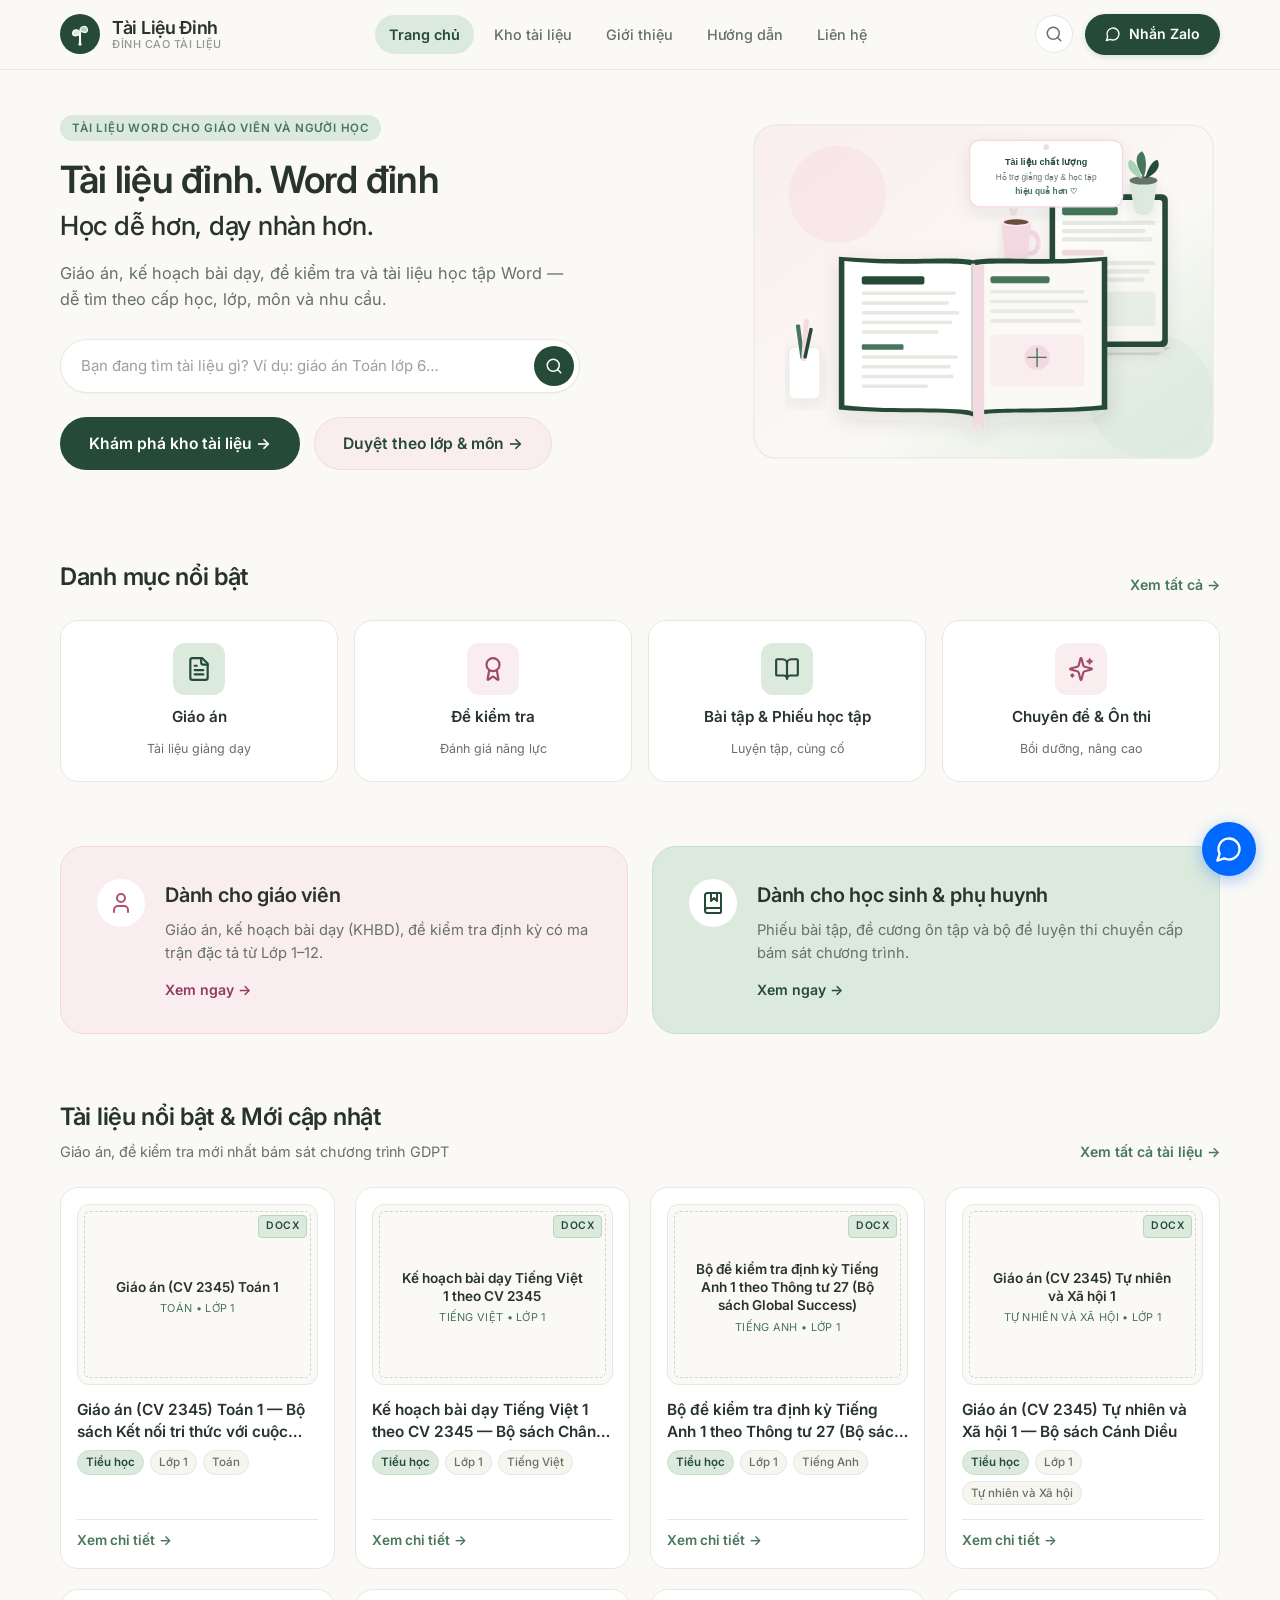
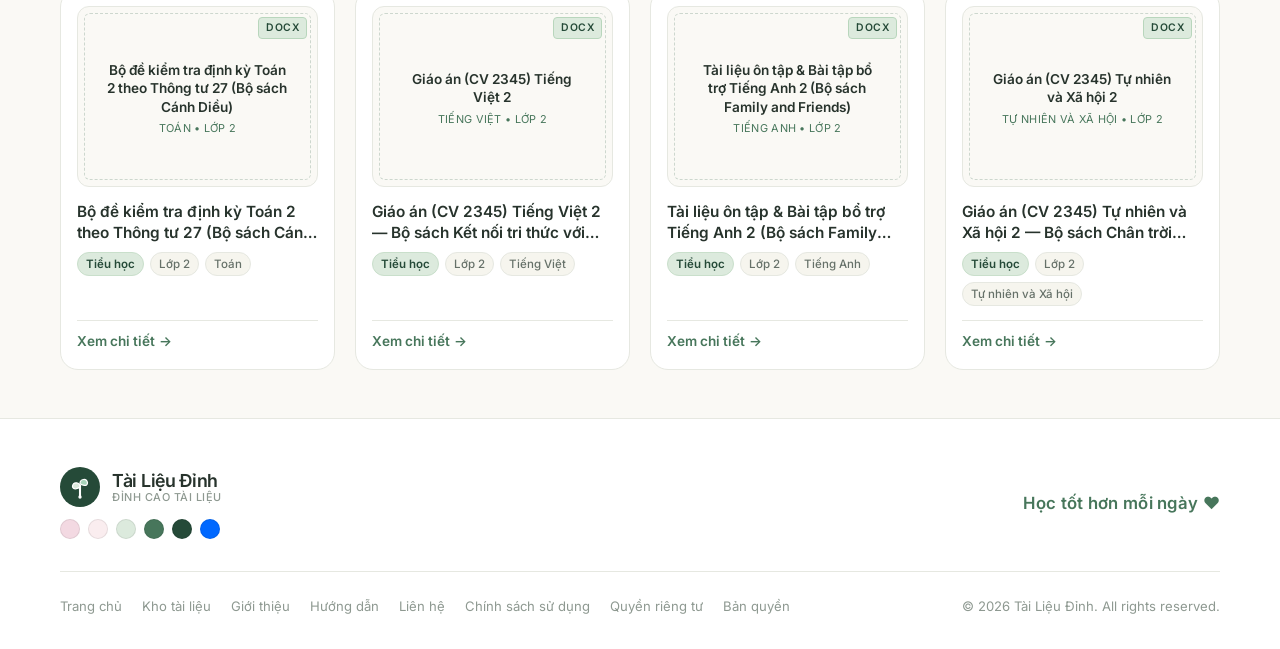
<file: index.html>
<!DOCTYPE html>
<html lang="vi">
<head>
  <meta charset="UTF-8" />
  <meta name="viewport" content="width=device-width, initial-scale=1.0" />
  <title>Tài Liệu Đỉnh — Đỉnh cao tài liệu | Giáo án, Đề thi, Bài tập Word (.docx)</title>
  <meta name="description" content="Kho tài liệu Word (.docx) chuẩn chỉnh cho giáo viên, học sinh và phụ huynh Lớp 1–12. Trao đổi nhận file trực tiếp qua Zalo 0926.999.869." />

  <!-- Open Graph -->
  <meta property="og:title" content="Tài Liệu Đỉnh — Đỉnh cao tài liệu" />
  <meta property="og:description" content="Kho tài liệu Word (.docx) cho Giáo viên, Học sinh và Phụ huynh Lớp 1–12. Trao đổi nhận file qua Zalo 0926.999.869." />
  <meta property="og:image" content="assets/hero-desk.svg" />

  <!-- Fonts & Icons -->
  <link rel="preconnect" href="https://fonts.googleapis.com" />
  <link rel="preconnect" href="https://fonts.gstatic.com" crossorigin />
  <link href="https://fonts.googleapis.com/css2?family=Inter:wght@400;500;600&display=swap" rel="stylesheet" />
  <script src="assets/lucide.min.js"></script>

  <link rel="stylesheet" href="style.css?v=3.4" />
</head>
<body>

  <!-- HEADER -->
  <header class="header">
    <div class="container header__inner">
      <a href="./" class="logo" aria-label="Tài Liệu Đỉnh - Trang chủ">
        <img src="assets/logo.svg" alt="Tài Liệu Đỉnh" class="logo__icon" />
        <div class="logo__text-wrap">
          <span class="logo__text">Tài Liệu Đỉnh</span>
          <span class="logo__slogan">Đỉnh cao tài liệu</span>
        </div>
      </a>

      <!-- Desktop Nav -->
      <nav class="nav" id="main-nav">
        <a href="./" class="nav__link nav__link--active">Trang chủ</a>
        <a href="kho-tai-lieu/" class="nav__link">Kho tài liệu</a>
        <a href="gioi-thieu/" class="nav__link">Giới thiệu</a>
        <a href="huong-dan/" class="nav__link">Hướng dẫn</a>
        <a href="lien-he/" class="nav__link">Liên hệ</a>
      </nav>

      <!-- Header Actions -->
      <div class="header__actions">
        <a href="kho-tai-lieu/" class="btn-header-search" aria-label="Tìm kiếm tài liệu" title="Tìm kiếm tài liệu">
          <i data-lucide="search" style="width:18px;height:18px;"></i>
        </a>
        <a href="https://zalo.me/0926999869" target="_blank" rel="noopener" class="btn-header-zalo">
          <i data-lucide="message-circle" style="width:16px;height:16px;"></i>
          <span>Nhắn Zalo</span>
        </a>
        <button class="nav__toggle" id="nav-toggle-btn" aria-label="Mở menu điều hướng">
          <i data-lucide="menu"></i>
        </button>
      </div>
    </div>

    <!-- Mobile Nav Dropdown -->
    <div class="nav-mobile" id="nav-mobile-menu">
      <a href="./" class="nav-mobile__link nav-mobile__link--active"><i data-lucide="home" style="width:18px;height:18px;"></i> Trang chủ</a>
      <a href="kho-tai-lieu/" class="nav-mobile__link"><i data-lucide="folder-open" style="width:18px;height:18px;"></i> Kho tài liệu</a>
      <a href="gioi-thieu/" class="nav-mobile__link"><i data-lucide="info" style="width:18px;height:18px;"></i> Giới thiệu</a>
      <a href="huong-dan/" class="nav-mobile__link"><i data-lucide="help-circle" style="width:18px;height:18px;"></i> Hướng dẫn &amp; FAQ</a>
      <a href="lien-he/" class="nav-mobile__link"><i data-lucide="phone" style="width:18px;height:18px;"></i> Liên hệ</a>
    </div>
  </header>

  <!-- MAIN CONTENT -->
  <main>
    <!-- HERO SECTION -->
    <section class="hero">
      <div class="container hero__grid">
        <div class="hero__content">
          <span class="hero__preheader">TÀI LIỆU WORD CHO GIÁO VIÊN VÀ NGƯỜI HỌC</span>
          <h1 class="hero__title">
            <span class="hero__title-top" style="display:block; white-space:nowrap;">Tài liệu đỉnh. Word đỉnh</span>
            <span class="hero__title-sub" style="display:block; white-space:nowrap;">Học dễ hơn, dạy nhàn hơn.</span>
          </h1>
          <p class="hero__desc">
            Giáo án, kế hoạch bài dạy, đề kiểm tra và tài liệu học tập Word — dễ tìm theo cấp học, lớp, môn và nhu cầu.
          </p>

          <!-- Search Bar -->
          <div class="hero__search">
            <input type="text" id="hero-search-input" class="hero__search-input" placeholder="Bạn đang tìm tài liệu gì? Ví dụ: giáo án Toán lớp 6…" autocomplete="off" />
            <button class="hero__search-btn" id="hero-search-btn" aria-label="Tìm kiếm">
              <i data-lucide="search" style="width:18px;height:18px;"></i>
            </button>
          </div>

          <!-- Hero Action Buttons -->
          <div class="hero__actions">
            <a href="kho-tai-lieu/" class="btn btn--primary btn--lg">
              Khám phá kho tài liệu &rarr;
            </a>
            <a href="kho-tai-lieu/" class="btn btn--secondary btn--lg">
              Duyệt theo lớp &amp; môn &rarr;
            </a>
          </div>
        </div>

        <div class="hero__illustration">
          <img src="assets/hero-desk.svg" alt="Không gian học tập và tài liệu giảng dạy Tài Liệu Đỉnh" />
        </div>
      </div>
    </section>

    <!-- DANH MỤC NỔI BẬT (FEATURED CATEGORIES) -->
    <section class="categories">
      <div class="container">
        <div class="section-header">
          <h2 class="section-title">Danh mục nổi bật</h2>
          <a href="kho-tai-lieu/" class="section-link">Xem tất cả &rarr;</a>
        </div>

        <div class="categories__grid">
          <a href="kho-tai-lieu/?loai=giaoan" class="category-card category-card--green">
            <div class="category-card__icon">
              <i data-lucide="file-text" style="width:26px;height:26px;"></i>
            </div>
            <div class="category-card__title">Giáo án</div>
            <div class="category-card__desc">Tài liệu giảng dạy</div>
          </a>

          <a href="kho-tai-lieu/?loai=dekiemtra" class="category-card category-card--pink">
            <div class="category-card__icon">
              <i data-lucide="award" style="width:26px;height:26px;"></i>
            </div>
            <div class="category-card__title">Đề kiểm tra</div>
            <div class="category-card__desc">Đánh giá năng lực</div>
          </a>

          <a href="kho-tai-lieu/?loai=baitap" class="category-card category-card--green">
            <div class="category-card__icon">
              <i data-lucide="book-open" style="width:26px;height:26px;"></i>
            </div>
            <div class="category-card__title">Bài tập &amp; Phiếu học tập</div>
            <div class="category-card__desc">Luyện tập, củng cố</div>
          </a>

          <a href="kho-tai-lieu/?loai=chuyende" class="category-card category-card--pink">
            <div class="category-card__icon">
              <i data-lucide="sparkles" style="width:26px;height:26px;"></i>
            </div>
            <div class="category-card__title">Chuyên đề &amp; Ôn thi</div>
            <div class="category-card__desc">Bồi dưỡng, nâng cao</div>
          </a>
        </div>
      </div>
    </section>

    <!-- AUDIENCE BANNERS (DÀNH CHO GIÁO VIÊN / HỌC SINH & PHỤ HUYNH) -->
    <section class="audiences">
      <div class="container audiences__grid">
        <a href="kho-tai-lieu/?doituong=giaovien" class="audience-card audience-card--pink">
          <div class="audience-card__icon">
            <i data-lucide="user" style="width:24px;height:24px;"></i>
          </div>
          <div class="audience-card__body">
            <h3 class="audience-card__title">Dành cho giáo viên</h3>
            <p class="audience-card__desc">Giáo án, kế hoạch bài dạy (KHBD), đề kiểm tra định kỳ có ma trận đặc tả từ Lớp 1–12.</p>
            <span class="audience-card__link">Xem ngay &rarr;</span>
          </div>
        </a>

        <a href="kho-tai-lieu/?doituong=nguoihoc" class="audience-card audience-card--green">
          <div class="audience-card__icon">
            <i data-lucide="book-marked" style="width:24px;height:24px;"></i>
          </div>
          <div class="audience-card__body">
            <h3 class="audience-card__title">Dành cho học sinh &amp; phụ huynh</h3>
            <p class="audience-card__desc">Phiếu bài tập, đề cương ôn tập và bộ đề luyện thi chuyển cấp bám sát chương trình.</p>
            <span class="audience-card__link">Xem ngay &rarr;</span>
          </div>
        </a>
      </div>
    </section>

    <!-- FEATURED RESOURCES GRID -->
    <section class="categories" style="padding-top:16px;">
      <div class="container">
        <div class="section-header">
          <div>
            <h2 class="section-title">Tài liệu nổi bật &amp; Mới cập nhật</h2>
            <p style="font-size:0.9rem; color:var(--c-text-secondary); margin-top:4px;">Giáo án, đề kiểm tra mới nhất bám sát chương trình GDPT</p>
          </div>
          <a href="kho-tai-lieu/" class="section-link">Xem tất cả tài liệu &rarr;</a>
        </div>

        <div class="docs-grid" id="home-featured-grid">
          <!-- Rendered dynamically via script.js -->
        </div>
      </div>
    </section>
  </main>

  <!-- FLOATING ZALO BUTTON -->
  <a href="https://zalo.me/0926999869" target="_blank" rel="noopener" class="floating-zalo" aria-label="Nhắn Zalo 0926.999.869">
    <i data-lucide="message-circle"></i>
  </a>

  <!-- TOAST NOTIFICATION -->
  <div class="toast" id="toast-notify" role="status" aria-live="polite">
    <i data-lucide="check-circle-2" style="width:18px;height:18px;"></i>
    <span id="toast-text">Thông báo</span>
  </div>

  <!-- FOOTER -->
  <footer class="footer">
    <div class="container">
      <div class="footer__top">
        <div class="footer__brand">
          <div class="logo">
            <img src="assets/logo.svg" alt="Tài Liệu Đỉnh" class="logo__icon" />
            <div class="logo__text-wrap">
              <span class="logo__text">Tài Liệu Đỉnh</span>
              <span class="logo__slogan">Đỉnh cao tài liệu</span>
            </div>
          </div>
          <!-- Bảng màu nhận diện thương hiệu -->
          <div class="footer__swatches" title="Bảng màu nhận diện thương hiệu Tài Liệu Đỉnh">
            <span class="swatch swatch--pink-pastel"></span>
            <span class="swatch swatch--pink-light"></span>
            <span class="swatch swatch--green-pastel"></span>
            <span class="swatch swatch--green-brand"></span>
            <span class="swatch swatch--green-dark"></span>
            <span class="swatch swatch--zalo"></span>
          </div>
        </div>

        <div class="footer__slogan-script">
          Học tốt hơn mỗi ngày &hearts;
        </div>
      </div>

      <div class="footer__bottom">
        <div class="footer__links">
          <a href="./">Trang chủ</a>
          <a href="kho-tai-lieu/">Kho tài liệu</a>
          <a href="gioi-thieu/">Giới thiệu</a>
          <a href="huong-dan/">Hướng dẫn</a>
          <a href="lien-he/">Liên hệ</a>
          <a href="lien-he/">Chính sách sử dụng</a>
          <a href="lien-he/">Quyền riêng tư</a>
          <a href="lien-he/">Bản quyền</a>
        </div>
        <p>&copy; 2026 Tài Liệu Đỉnh. All rights reserved.</p>
      </div>
    </div>
  </footer>

  <script src="script.js?v=3.2"></script>
  <script>
    lucide.createIcons();
  </script>
</body>
</html>
</file>
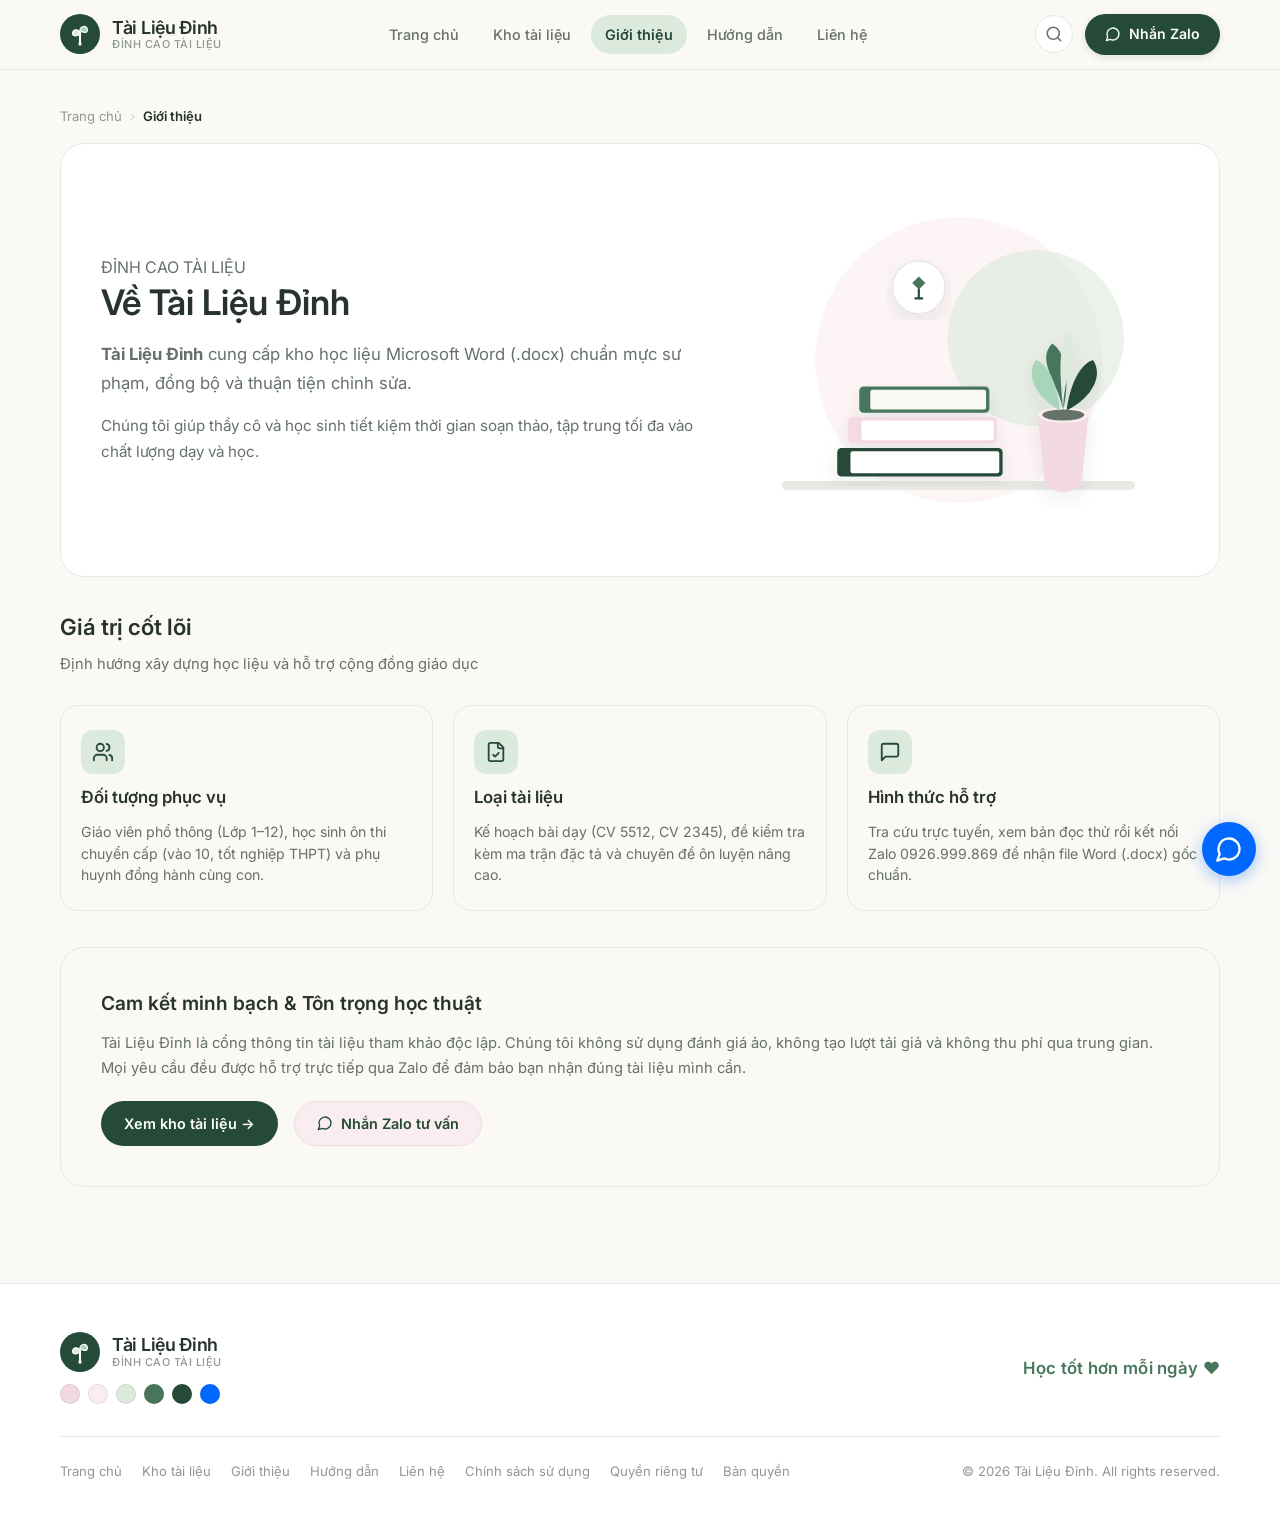
<file: gioi-thieu/index.html>
<!DOCTYPE html>
<html lang="vi">
<head>
  <meta charset="UTF-8" />
  <meta name="viewport" content="width=device-width, initial-scale=1.0" />
  <title>Giới Thiệu — Tài Liệu Đỉnh | Đỉnh cao tài liệu</title>
  <meta name="description" content="Tìm hiểu về Tài Liệu Đỉnh — Hệ thống tài liệu Word (.docx) tuyển chọn cho giáo viên và học sinh Lớp 1–12. Trao đổi nhận file qua Zalo 0926.999.869." />
  <link rel="icon" type="image/svg+xml" href="../assets/logo.svg" />

  <!-- Open Graph -->
  <meta property="og:site_name" content="Tài Liệu Đỉnh" />
  <meta property="og:type" content="website" />
  <meta property="og:title" content="Giới Thiệu — Tài Liệu Đỉnh | Đỉnh cao tài liệu" />
  <meta property="og:description" content="Kho tài liệu Word (.docx) tuyển chọn cho giáo viên và học sinh Lớp 1–12." />

  <!-- Fonts & Lucide Icons -->
  <link rel="preconnect" href="https://fonts.googleapis.com" />
  <link rel="preconnect" href="https://fonts.gstatic.com" crossorigin />
  <link href="https://fonts.googleapis.com/css2?family=Inter:wght@400;500;600&display=swap" rel="stylesheet" />
  <script src="../assets/lucide.min.js"></script>

  <link rel="stylesheet" href="../style.css?v=3.2" />
</head>
<body>

  <!-- HEADER -->
  <header class="header">
    <div class="container header__inner">
      <a href="../" class="logo">
        <img src="../assets/logo.svg" alt="Tài Liệu Đỉnh" class="logo__icon" />
        <div class="logo__text-wrap">
          <span class="logo__text">Tài Liệu Đỉnh</span>
          <span class="logo__slogan">Đỉnh cao tài liệu</span>
        </div>
      </a>

      <!-- Navigation -->
      <nav class="nav" id="main-nav">
        <a href="../" class="nav__link">Trang chủ</a>
        <a href="../kho-tai-lieu/" class="nav__link">Kho tài liệu</a>
        <a href="./" class="nav__link nav__link--active">Giới thiệu</a>
        <a href="../huong-dan/" class="nav__link">Hướng dẫn</a>
        <a href="../lien-he/" class="nav__link">Liên hệ</a>
      </nav>

      <!-- Header Actions -->
      <div class="header__actions">
        <a href="../kho-tai-lieu/" class="btn-header-search" aria-label="Tìm kiếm tài liệu" title="Tìm kiếm tài liệu">
          <i data-lucide="search" style="width:18px;height:18px;"></i>
        </a>
        <a href="https://zalo.me/0926999869" target="_blank" rel="noopener" class="btn-header-zalo">
          <i data-lucide="message-circle" style="width:16px;height:16px;"></i>
          <span>Nhắn Zalo</span>
        </a>
        <button class="nav__toggle" id="nav-toggle-btn" aria-label="Mở menu điều hướng">
          <i data-lucide="menu"></i>
        </button>
      </div>
    </div>

    <!-- Mobile Nav Dropdown -->
    <div class="nav-mobile" id="nav-mobile-menu">
      <a href="../" class="nav-mobile__link"><i data-lucide="home" style="width:18px;height:18px;"></i> Trang chủ</a>
      <a href="../kho-tai-lieu/" class="nav-mobile__link"><i data-lucide="folder-open" style="width:18px;height:18px;"></i> Kho tài liệu</a>
      <a href="./" class="nav-mobile__link nav-mobile__link--active"><i data-lucide="info" style="width:18px;height:18px;"></i> Giới thiệu</a>
      <a href="../huong-dan/" class="nav-mobile__link"><i data-lucide="help-circle" style="width:18px;height:18px;"></i> Hướng dẫn &amp; FAQ</a>
      <a href="../lien-he/" class="nav-mobile__link"><i data-lucide="phone" style="width:18px;height:18px;"></i> Liên hệ</a>
    </div>
  </header>

  <!-- MAIN EDITORIAL CONTENT -->
  <main class="editorial-page">
    <div class="container">

      <!-- Breadcrumb -->
      <nav class="breadcrumb">
        <a href="../">Trang chủ</a>
        <span>&rsaquo;</span>
        <span style="color:var(--c-text-primary); font-weight:600;">Giới thiệu</span>
      </nav>

      <!-- Top Story Card -->
      <div class="editorial-card">
        <div style="display:grid; grid-template-columns: 1.15fr 0.85fr; gap:40px; align-items:center;">
          <div>
            <span class="badge badge--green" style="margin-bottom:12px;">ĐỈNH CAO TÀI LIỆU</span>
            <h1 style="font-size:2.2rem; font-weight: 600; color:var(--c-text-primary); margin-bottom:16px; line-height:1.25;">
              Về Tài Liệu Đỉnh
            </h1>
            <p style="font-size:1.05rem; line-height:1.7; color:var(--c-text-secondary); margin-bottom:16px;">
              <strong>Tài Liệu Đỉnh</strong> cung cấp kho học liệu Microsoft Word (.docx) chuẩn mực sư phạm, đồng bộ và thuận tiện chỉnh sửa.
            </p>
            <p style="font-size:0.95rem; line-height:1.7; color:var(--c-text-secondary);">
              Chúng tôi giúp thầy cô và học sinh tiết kiệm thời gian soạn thảo, tập trung tối đa vào chất lượng dạy và học.
            </p>
          </div>

          <div style="display:flex; justify-content:center;">
            <img src="../assets/about-illustration.svg" alt="Minh họa góc học tập và giáo án Tài Liệu Đỉnh" style="max-width:100%; height:auto;" />
          </div>
        </div>
      </div>

      <!-- 3 Value Props Cards -->
      <div style="margin-bottom: 36px;">
        <h2 style="font-size:1.4rem; font-weight: 600; color:var(--c-text-primary); margin-bottom:8px;">
          Giá trị cốt lõi
        </h2>
        <p style="font-size:0.92rem; color:var(--c-text-secondary); margin-bottom:20px;">
          Định hướng xây dựng học liệu và hỗ trợ cộng đồng giáo dục
        </p>

        <div class="value-props-grid">
          <div class="value-card">
            <div class="value-card__icon">
              <i data-lucide="users" style="width:22px;height:22px;"></i>
            </div>
            <h3>Đối tượng phục vụ</h3>
            <p>
              Giáo viên phổ thông (Lớp 1–12), học sinh ôn thi chuyển cấp (vào 10, tốt nghiệp THPT) và phụ huynh đồng hành cùng con.
            </p>
          </div>

          <div class="value-card">
            <div class="value-card__icon">
              <i data-lucide="file-check" style="width:22px;height:22px;"></i>
            </div>
            <h3>Loại tài liệu</h3>
            <p>
              Kế hoạch bài dạy (CV 5512, CV 2345), đề kiểm tra kèm ma trận đặc tả và chuyên đề ôn luyện nâng cao.
            </p>
          </div>

          <div class="value-card">
            <div class="value-card__icon">
              <i data-lucide="message-square" style="width:22px;height:22px;"></i>
            </div>
            <h3>Hình thức hỗ trợ</h3>
            <p>
              Tra cứu trực tuyến, xem bản đọc thử rồi kết nối Zalo 0926.999.869 để nhận file Word (.docx) gốc chuẩn.
            </p>
          </div>
        </div>
      </div>

      <!-- Cam kết minh bạch -->
      <div class="editorial-card" style="background:var(--c-bg); border-color:var(--c-border);">
        <h3 style="font-size:1.2rem; font-weight: 600; color:var(--c-text-primary); margin-bottom:12px;">
          Cam kết minh bạch &amp; Tôn trọng học thuật
        </h3>
        <p style="font-size:0.92rem; line-height:1.7; color:var(--c-text-secondary); margin-bottom:12px;">
          Tài Liệu Đỉnh là cổng thông tin tài liệu tham khảo độc lập. Chúng tôi không sử dụng đánh giá ảo, không tạo lượt tải giả và không thu phí qua trung gian. Mọi yêu cầu đều được hỗ trợ trực tiếp qua Zalo để đảm bảo bạn nhận đúng tài liệu mình cần.
        </p>
        <div style="display:flex; gap:16px; margin-top:20px; flex-wrap:wrap;">
          <a href="../kho-tai-lieu/" class="btn btn--primary">
            Xem kho tài liệu &rarr;
          </a>
          <a href="https://zalo.me/0926999869" target="_blank" rel="noopener" class="btn btn--secondary">
            <i data-lucide="message-circle" style="width:16px;height:16px;"></i> Nhắn Zalo tư vấn
          </a>
        </div>
      </div>

    </div>
  </main>

  <!-- FLOATING ZALO BUTTON -->
  <a href="https://zalo.me/0926999869" target="_blank" rel="noopener" class="floating-zalo" aria-label="Nhắn Zalo 0926.999.869">
    <i data-lucide="message-circle"></i>
  </a>

  <!-- TOAST NOTIFICATION -->
  <div class="toast" id="toast-notify" role="status" aria-live="polite">
    <i data-lucide="check-circle-2" style="width:18px;height:18px;"></i>
    <span id="toast-text">Thông báo</span>
  </div>

  <!-- FOOTER -->
  <footer class="footer">
    <div class="container">
      <div class="footer__top">
        <div class="footer__brand">
          <div class="logo">
            <img src="../assets/logo.svg" alt="Tài Liệu Đỉnh" class="logo__icon" />
            <div class="logo__text-wrap">
              <span class="logo__text">Tài Liệu Đỉnh</span>
              <span class="logo__slogan">Đỉnh cao tài liệu</span>
            </div>
          </div>
          <!-- Bảng màu nhận diện thương hiệu -->
          <div class="footer__swatches" title="Bảng màu nhận diện thương hiệu Tài Liệu Đỉnh">
            <span class="swatch swatch--pink-pastel"></span>
            <span class="swatch swatch--pink-light"></span>
            <span class="swatch swatch--green-pastel"></span>
            <span class="swatch swatch--green-brand"></span>
            <span class="swatch swatch--green-dark"></span>
            <span class="swatch swatch--zalo"></span>
          </div>
        </div>

        <div class="footer__slogan-script">
          Học tốt hơn mỗi ngày &hearts;
        </div>
      </div>

      <div class="footer__bottom">
        <div class="footer__links">
          <a href="../">Trang chủ</a>
          <a href="../kho-tai-lieu/">Kho tài liệu</a>
          <a href="./">Giới thiệu</a>
          <a href="../huong-dan/">Hướng dẫn</a>
          <a href="../lien-he/">Liên hệ</a>
          <a href="../lien-he/">Chính sách sử dụng</a>
          <a href="../lien-he/">Quyền riêng tư</a>
          <a href="../lien-he/">Bản quyền</a>
        </div>
        <p>&copy; 2026 Tài Liệu Đỉnh. All rights reserved.</p>
      </div>
    </div>
  </footer>

  <script src="../script.js?v=3.2"></script>
  <script>
    lucide.createIcons();
  </script>
</body>
</html>
</file>
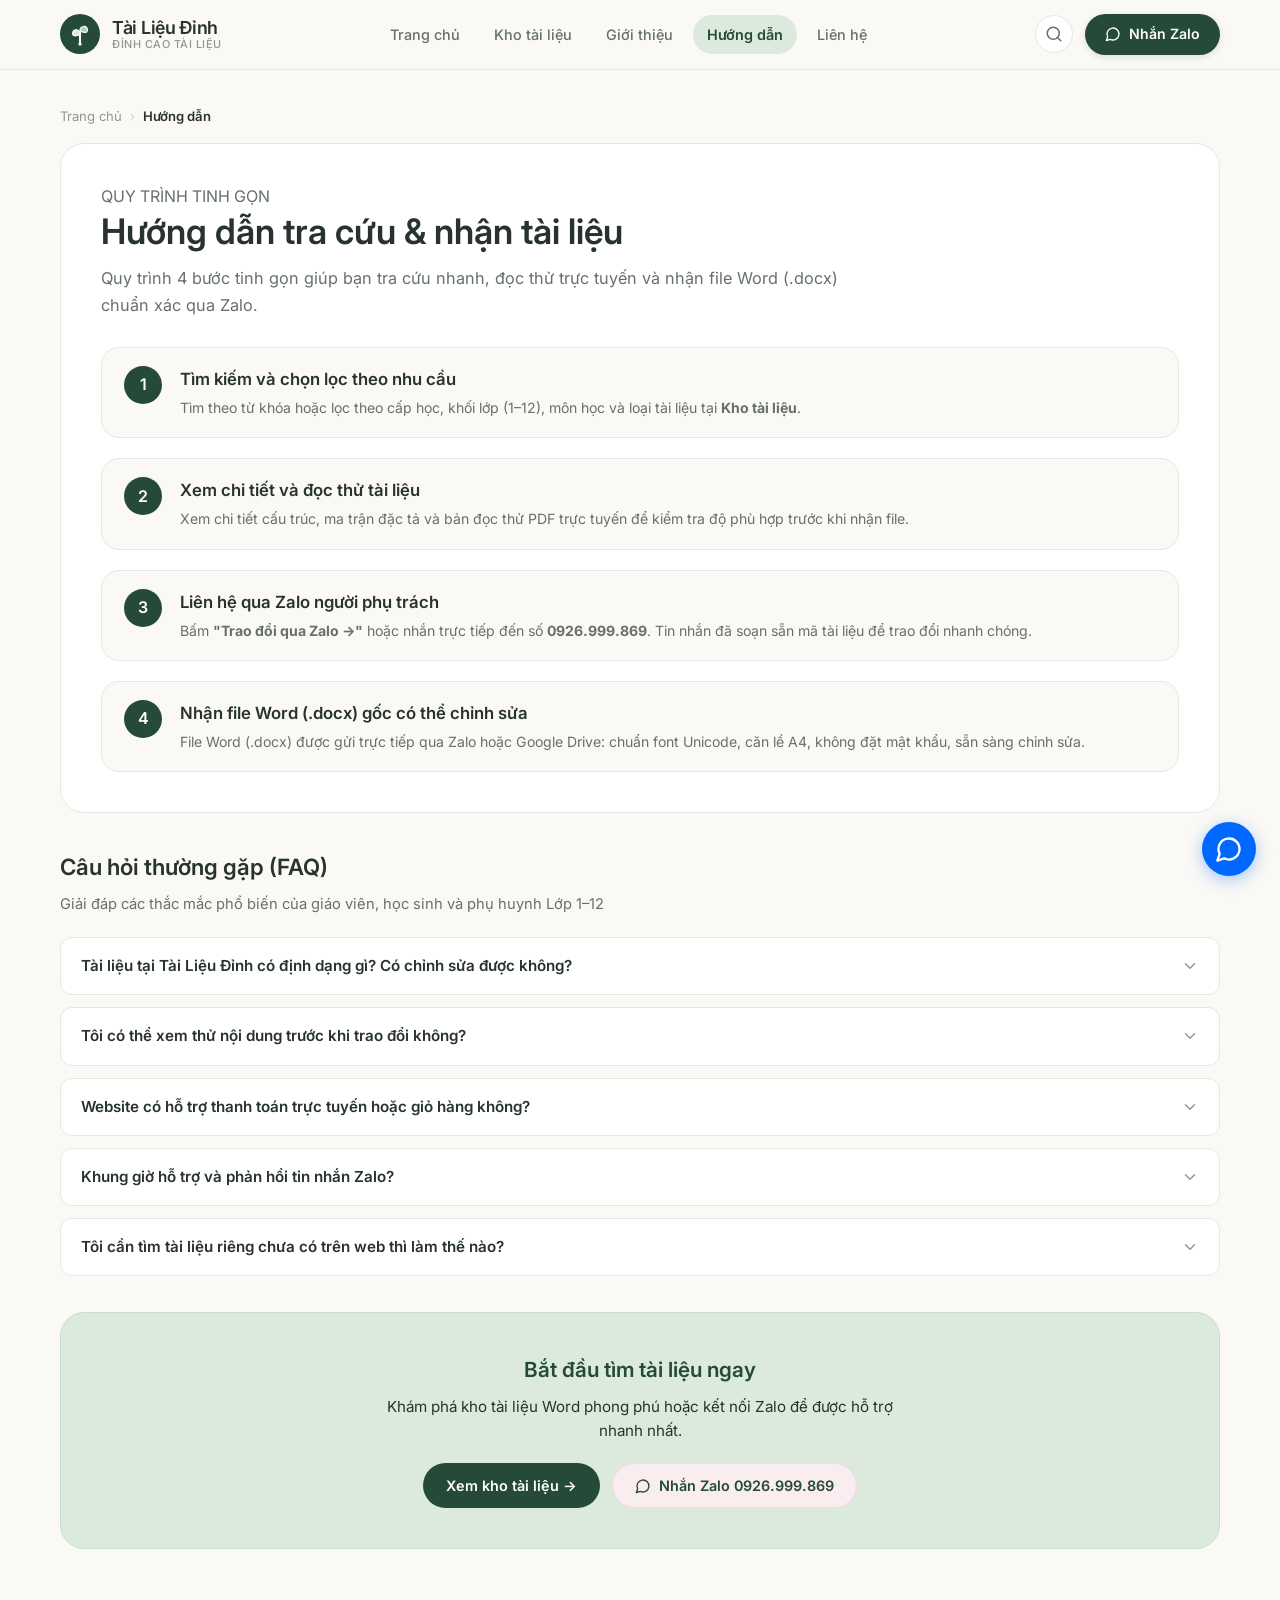
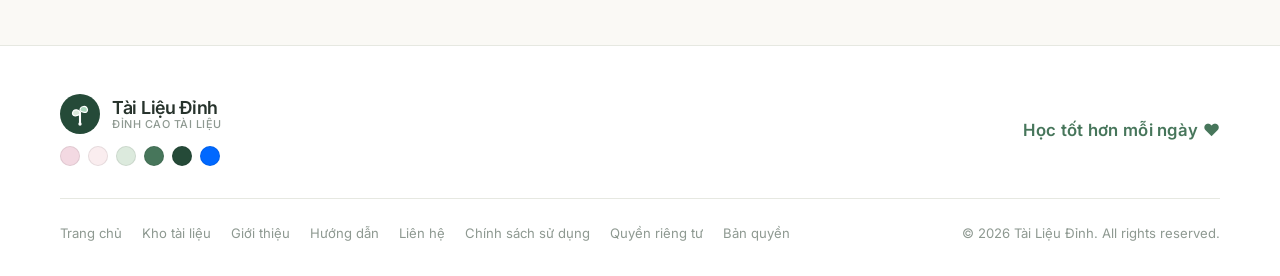
<file: huong-dan/index.html>
<!DOCTYPE html>
<html lang="vi">
<head>
  <meta charset="UTF-8" />
  <meta name="viewport" content="width=device-width, initial-scale=1.0" />
  <title>Hướng Dẫn Tra Cứu &amp; Nhận Tài Liệu — Tài Liệu Đỉnh</title>
  <meta name="description" content="Quy trình 4 bước đơn giản để tìm kiếm, xem trước và nhận file Word (.docx) chuẩn tại Tài Liệu Đỉnh. Giải đáp thắc mắc thường gặp." />
  <link rel="icon" type="image/svg+xml" href="../assets/logo.svg" />

  <!-- Open Graph -->
  <meta property="og:site_name" content="Tài Liệu Đỉnh" />
  <meta property="og:type" content="website" />
  <meta property="og:title" content="Hướng Dẫn Tra Cứu &amp; Nhận Tài Liệu — Tài Liệu Đỉnh" />
  <meta property="og:description" content="Quy trình 4 bước đơn giản để tìm kiếm và nhận file Word (.docx) chuẩn tại Tài Liệu Đỉnh." />

  <!-- Fonts & Lucide Icons -->
  <link rel="preconnect" href="https://fonts.googleapis.com" />
  <link rel="preconnect" href="https://fonts.gstatic.com" crossorigin />
  <link href="https://fonts.googleapis.com/css2?family=Inter:wght@400;500;600&display=swap" rel="stylesheet" />
  <script src="../assets/lucide.min.js"></script>

  <link rel="stylesheet" href="../style.css?v=3.2" />
</head>
<body>

  <!-- HEADER -->
  <header class="header">
    <div class="container header__inner">
      <a href="../" class="logo">
        <img src="../assets/logo.svg" alt="Tài Liệu Đỉnh" class="logo__icon" />
        <div class="logo__text-wrap">
          <span class="logo__text">Tài Liệu Đỉnh</span>
          <span class="logo__slogan">Đỉnh cao tài liệu</span>
        </div>
      </a>

      <!-- Navigation -->
      <nav class="nav" id="main-nav">
        <a href="../" class="nav__link">Trang chủ</a>
        <a href="../kho-tai-lieu/" class="nav__link">Kho tài liệu</a>
        <a href="../gioi-thieu/" class="nav__link">Giới thiệu</a>
        <a href="./" class="nav__link nav__link--active">Hướng dẫn</a>
        <a href="../lien-he/" class="nav__link">Liên hệ</a>
      </nav>

      <!-- Header Actions -->
      <div class="header__actions">
        <a href="../kho-tai-lieu/" class="btn-header-search" aria-label="Tìm kiếm tài liệu" title="Tìm kiếm tài liệu">
          <i data-lucide="search" style="width:18px;height:18px;"></i>
        </a>
        <a href="https://zalo.me/0926999869" target="_blank" rel="noopener" class="btn-header-zalo">
          <i data-lucide="message-circle" style="width:16px;height:16px;"></i>
          <span>Nhắn Zalo</span>
        </a>
        <button class="nav__toggle" id="nav-toggle-btn" aria-label="Mở menu điều hướng">
          <i data-lucide="menu"></i>
        </button>
      </div>
    </div>

    <!-- Mobile Nav Dropdown -->
    <div class="nav-mobile" id="nav-mobile-menu">
      <a href="../" class="nav-mobile__link"><i data-lucide="home" style="width:18px;height:18px;"></i> Trang chủ</a>
      <a href="../kho-tai-lieu/" class="nav-mobile__link"><i data-lucide="folder-open" style="width:18px;height:18px;"></i> Kho tài liệu</a>
      <a href="../gioi-thieu/" class="nav-mobile__link"><i data-lucide="info" style="width:18px;height:18px;"></i> Giới thiệu</a>
      <a href="./" class="nav-mobile__link nav-mobile__link--active"><i data-lucide="help-circle" style="width:18px;height:18px;"></i> Hướng dẫn &amp; FAQ</a>
      <a href="../lien-he/" class="nav-mobile__link"><i data-lucide="phone" style="width:18px;height:18px;"></i> Liên hệ</a>
    </div>
  </header>

  <!-- MAIN EDITORIAL CONTENT -->
  <main class="editorial-page">
    <div class="container">

      <!-- Breadcrumb -->
      <nav class="breadcrumb">
        <a href="../">Trang chủ</a>
        <span>&rsaquo;</span>
        <span style="color:var(--c-text-primary); font-weight:600;">Hướng dẫn</span>
      </nav>

      <!-- Top Story Card -->
      <div class="editorial-card">
        <span class="badge badge--pink" style="margin-bottom:12px;">QUY TRÌNH TINH GỌN</span>
        <h1 style="font-size:2.2rem; font-weight: 600; color:var(--c-text-primary); margin-bottom:12px; line-height:1.25;">
          Hướng dẫn tra cứu &amp; nhận tài liệu
        </h1>
        <p style="font-size:1.02rem; line-height:1.65; color:var(--c-text-secondary); max-width:750px;">
          Quy trình 4 bước tinh gọn giúp bạn tra cứu nhanh, đọc thử trực tuyến và nhận file Word (.docx) chuẩn xác qua Zalo.
        </p>

        <!-- 4 Steps List -->
        <div class="steps-list">
          <div class="step-item">
            <div class="step-num">1</div>
            <div class="step-body">
              <h4>Tìm kiếm và chọn lọc theo nhu cầu</h4>
              <p>
                Tìm theo từ khóa hoặc lọc theo cấp học, khối lớp (1–12), môn học và loại tài liệu tại <strong>Kho tài liệu</strong>.
              </p>
            </div>
          </div>

          <div class="step-item">
            <div class="step-num">2</div>
            <div class="step-body">
              <h4>Xem chi tiết và đọc thử tài liệu</h4>
              <p>
                Xem chi tiết cấu trúc, ma trận đặc tả và bản đọc thử PDF trực tuyến để kiểm tra độ phù hợp trước khi nhận file.
              </p>
            </div>
          </div>

          <div class="step-item">
            <div class="step-num">3</div>
            <div class="step-body">
              <h4>Liên hệ qua Zalo người phụ trách</h4>
              <p>
                Bấm <strong>"Trao đổi qua Zalo &rarr;"</strong> hoặc nhắn trực tiếp đến số <strong>0926.999.869</strong>. Tin nhắn đã soạn sẵn mã tài liệu để trao đổi nhanh chóng.
              </p>
            </div>
          </div>

          <div class="step-item">
            <div class="step-num">4</div>
            <div class="step-body">
              <h4>Nhận file Word (.docx) gốc có thể chỉnh sửa</h4>
              <p>
                File Word (.docx) được gửi trực tiếp qua Zalo hoặc Google Drive: chuẩn font Unicode, căn lề A4, không đặt mật khẩu, sẵn sàng chỉnh sửa.
              </p>
            </div>
          </div>
        </div>
      </div>

      <!-- FAQ Accordion -->
      <div class="faq-section" id="faq">
        <h2 style="font-size:1.4rem; font-weight: 600; color:var(--c-text-primary); margin-bottom:8px;">
          Câu hỏi thường gặp (FAQ)
        </h2>
        <p style="font-size:0.92rem; color:var(--c-text-secondary); margin-bottom:20px;">
          Giải đáp các thắc mắc phổ biến của giáo viên, học sinh và phụ huynh Lớp 1–12
        </p>

        <div class="faq-item">
          <button class="faq-question">
            <span>Tài liệu tại Tài Liệu Đỉnh có định dạng gì? Có chỉnh sửa được không?</span>
            <i data-lucide="chevron-down" style="width:18px;height:18px;color:var(--c-text-muted);"></i>
          </button>
          <div class="faq-answer">
            100% tài liệu ở định dạng <strong>Microsoft Word (.docx / .doc)</strong> chuẩn. Bạn dễ dàng chỉnh sửa tên trường, lớp, giáo viên, nội dung bài giảng và công thức toán học.
          </div>
        </div>

        <div class="faq-item">
          <button class="faq-question">
            <span>Tôi có thể xem thử nội dung trước khi trao đổi không?</span>
            <i data-lucide="chevron-down" style="width:18px;height:18px;color:var(--c-text-muted);"></i>
          </button>
          <div class="faq-answer">
            Có. Bạn có thể xem bản đọc thử PDF trực tiếp trên web hoặc nhắn Zalo <strong>0926.999.869</strong> để nhận ảnh chụp trích đoạn thực tế trước khi nhận file.
          </div>
        </div>

        <div class="faq-item">
          <button class="faq-question">
            <span>Website có hỗ trợ thanh toán trực tuyến hoặc giỏ hàng không?</span>
            <i data-lucide="chevron-down" style="width:18px;height:18px;color:var(--c-text-muted);"></i>
          </button>
          <div class="faq-answer">
            Không. Website không tích hợp giỏ hàng hay thanh toán online. Chúng tôi trao đổi trực tiếp qua Zalo để đảm bảo bạn nhận đúng tài liệu theo yêu cầu.
          </div>
        </div>

        <div class="faq-item">
          <button class="faq-question">
            <span>Khung giờ hỗ trợ và phản hồi tin nhắn Zalo?</span>
            <i data-lucide="chevron-down" style="width:18px;height:18px;color:var(--c-text-muted);"></i>
          </button>
          <div class="faq-answer">
            Khung giờ hỗ trợ: <strong>8:00 – 21:00 hàng ngày</strong> (cả Thứ Bảy, Chủ Nhật). Ngoài khung giờ này, bạn cứ để lại tin nhắn, chúng tôi sẽ phản hồi sớm nhất.
          </div>
        </div>

        <div class="faq-item">
          <button class="faq-question">
            <span>Tôi cần tìm tài liệu riêng chưa có trên web thì làm thế nào?</span>
            <i data-lucide="chevron-down" style="width:18px;height:18px;color:var(--c-text-muted);"></i>
          </button>
          <div class="faq-answer">
            Bạn có thể dùng form soạn tin tại trang <strong>Liên hệ</strong> hoặc nhắn Zalo <strong>0926.999.869</strong> (kèm môn, lớp, chủ đề) để chúng tôi tra cứu trong kho lưu trữ mở rộng.
          </div>
        </div>
      </div>

      <!-- CTA Card -->
      <div class="editorial-card" style="margin-top:36px; text-align:center; background:var(--c-green-pastel); border-color:#C9DFCB;">
        <h3 style="font-size:1.3rem; font-weight: 600; color:var(--c-green-dark); margin-bottom:8px;">
          Bắt đầu tìm tài liệu ngay
        </h3>
        <p style="font-size:0.95rem; color:var(--c-text-primary); max-width:540px; margin:0 auto 20px;">
          Khám phá kho tài liệu Word phong phú hoặc kết nối Zalo để được hỗ trợ nhanh nhất.
        </p>
        <div style="display:flex; gap:12px; justify-content:center; flex-wrap:wrap;">
          <a href="../kho-tai-lieu/" class="btn btn--primary">
            Xem kho tài liệu &rarr;
          </a>
          <a href="https://zalo.me/0926999869" target="_blank" rel="noopener" class="btn btn--secondary">
            <i data-lucide="message-circle" style="width:16px;height:16px;"></i> Nhắn Zalo 0926.999.869
          </a>
        </div>
      </div>

    </div>
  </main>

  <!-- FLOATING ZALO BUTTON -->
  <a href="https://zalo.me/0926999869" target="_blank" rel="noopener" class="floating-zalo" aria-label="Nhắn Zalo 0926.999.869">
    <i data-lucide="message-circle"></i>
  </a>

  <!-- TOAST NOTIFICATION -->
  <div class="toast" id="toast-notify" role="status" aria-live="polite">
    <i data-lucide="check-circle-2" style="width:18px;height:18px;"></i>
    <span id="toast-text">Thông báo</span>
  </div>

  <!-- FOOTER -->
  <footer class="footer">
    <div class="container">
      <div class="footer__top">
        <div class="footer__brand">
          <div class="logo">
            <img src="../assets/logo.svg" alt="Tài Liệu Đỉnh" class="logo__icon" />
            <div class="logo__text-wrap">
              <span class="logo__text">Tài Liệu Đỉnh</span>
              <span class="logo__slogan">Đỉnh cao tài liệu</span>
            </div>
          </div>
          <!-- Bảng màu nhận diện thương hiệu -->
          <div class="footer__swatches" title="Bảng màu nhận diện thương hiệu Tài Liệu Đỉnh">
            <span class="swatch swatch--pink-pastel"></span>
            <span class="swatch swatch--pink-light"></span>
            <span class="swatch swatch--green-pastel"></span>
            <span class="swatch swatch--green-brand"></span>
            <span class="swatch swatch--green-dark"></span>
            <span class="swatch swatch--zalo"></span>
          </div>
        </div>

        <div class="footer__slogan-script">
          Học tốt hơn mỗi ngày &hearts;
        </div>
      </div>

      <div class="footer__bottom">
        <div class="footer__links">
          <a href="../">Trang chủ</a>
          <a href="../kho-tai-lieu/">Kho tài liệu</a>
          <a href="../gioi-thieu/">Giới thiệu</a>
          <a href="./">Hướng dẫn</a>
          <a href="../lien-he/">Liên hệ</a>
          <a href="../lien-he/">Chính sách sử dụng</a>
          <a href="../lien-he/">Quyền riêng tư</a>
          <a href="../lien-he/">Bản quyền</a>
        </div>
        <p>&copy; 2026 Tài Liệu Đỉnh. All rights reserved.</p>
      </div>
    </div>
  </footer>

  <script src="../script.js?v=3.2"></script>
  <script>
    lucide.createIcons();
  </script>
</body>
</html>
</file>
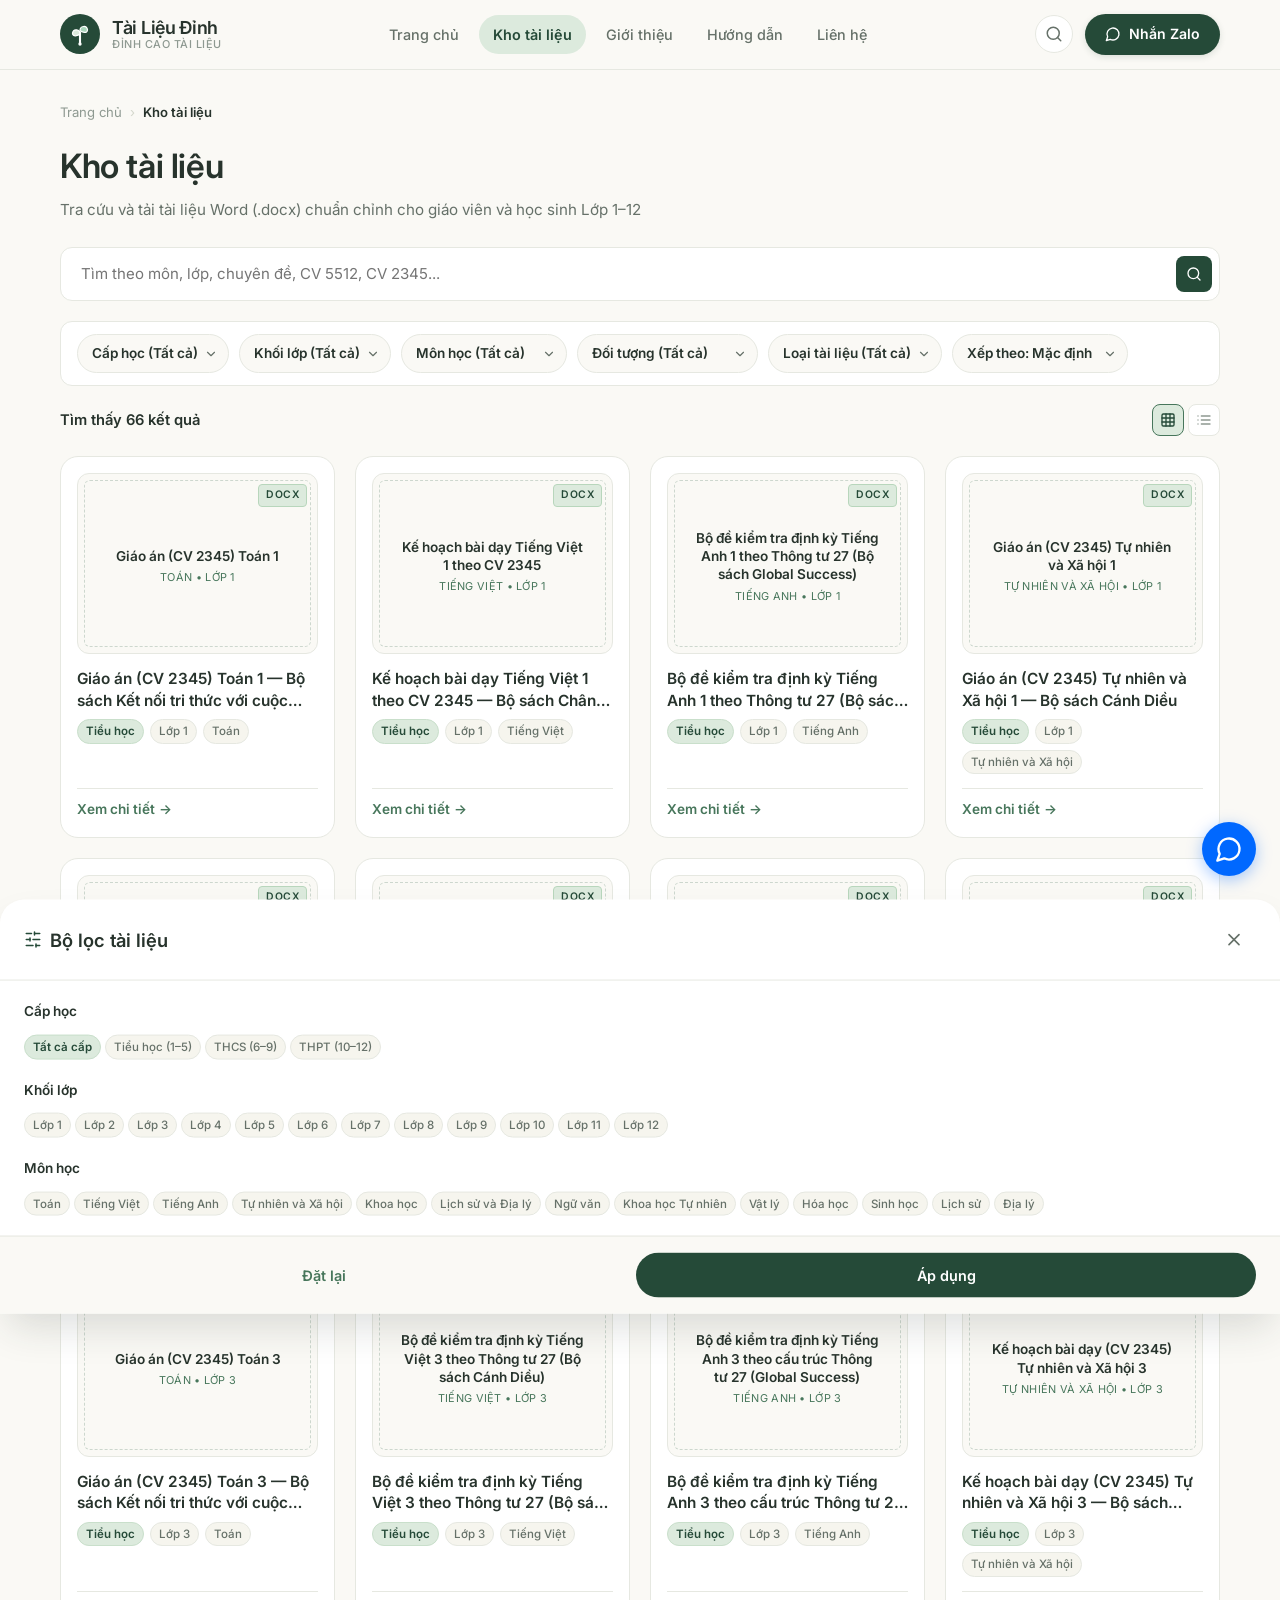
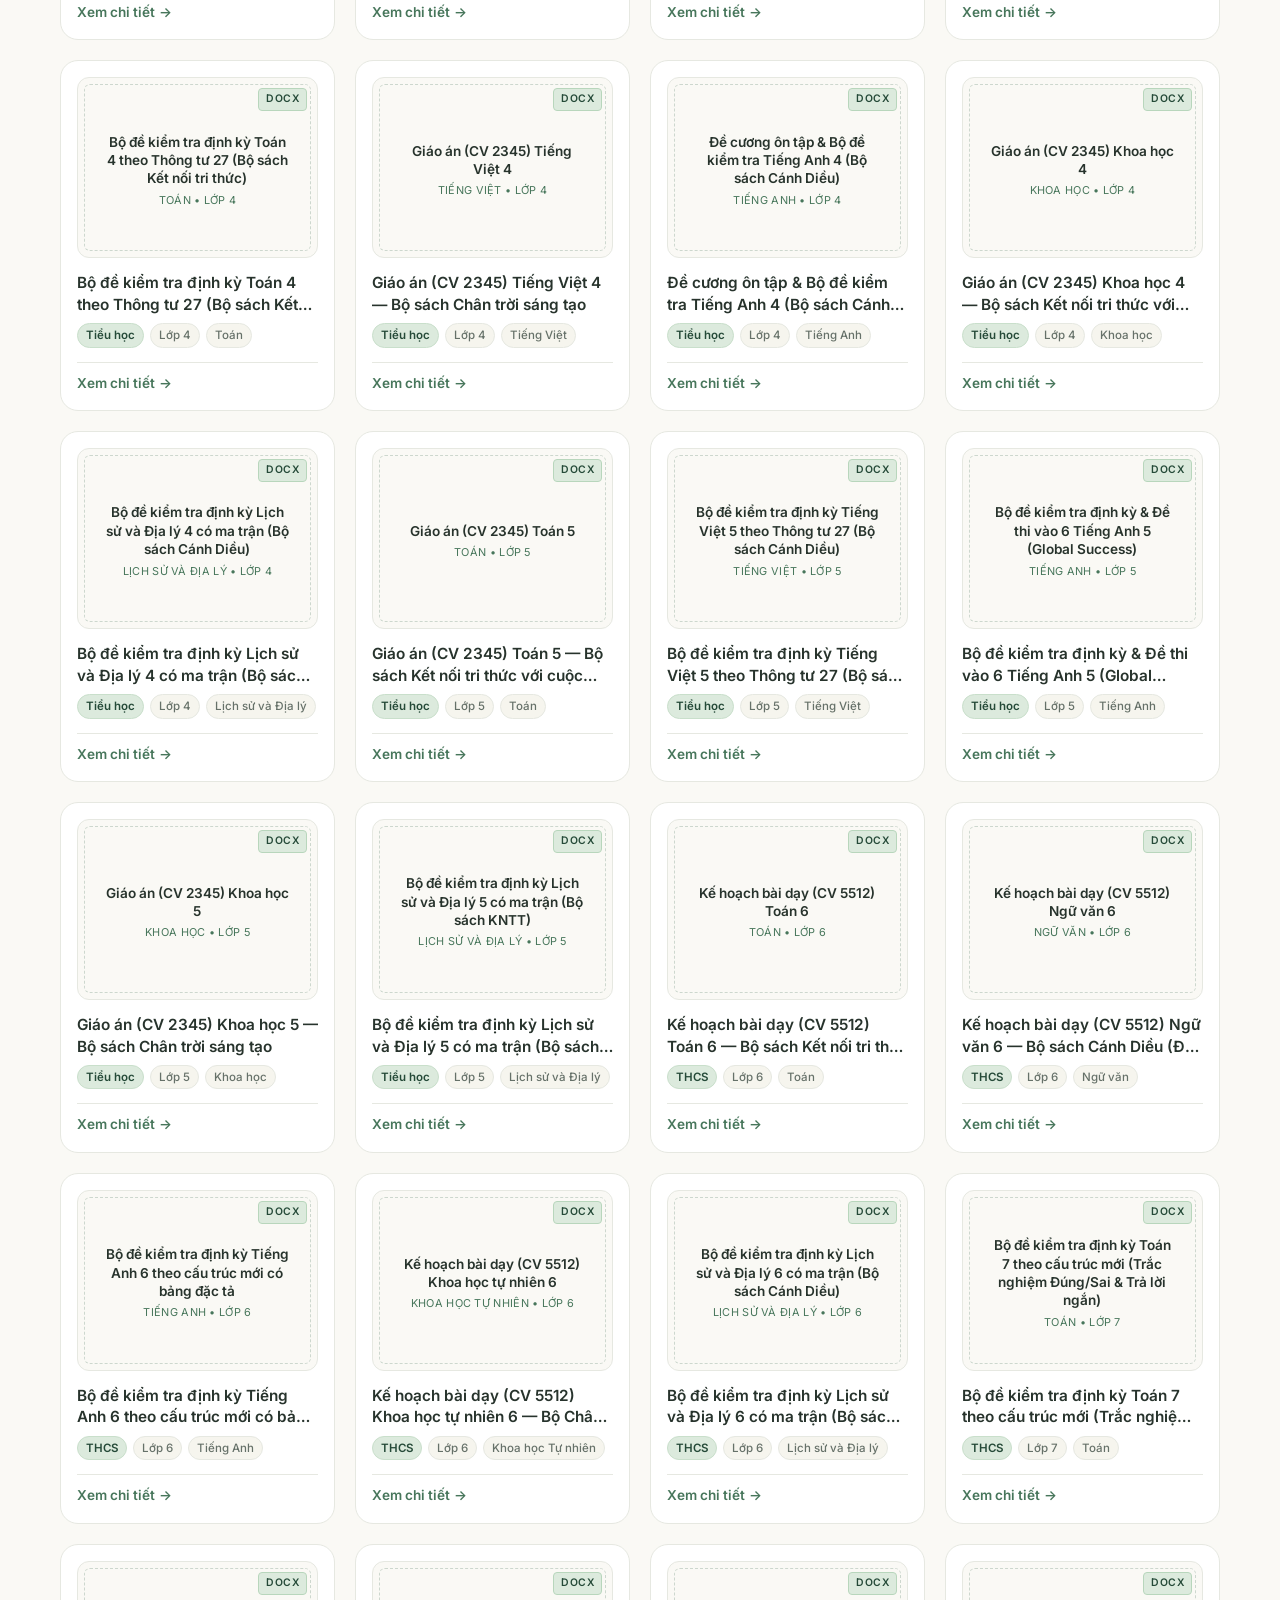
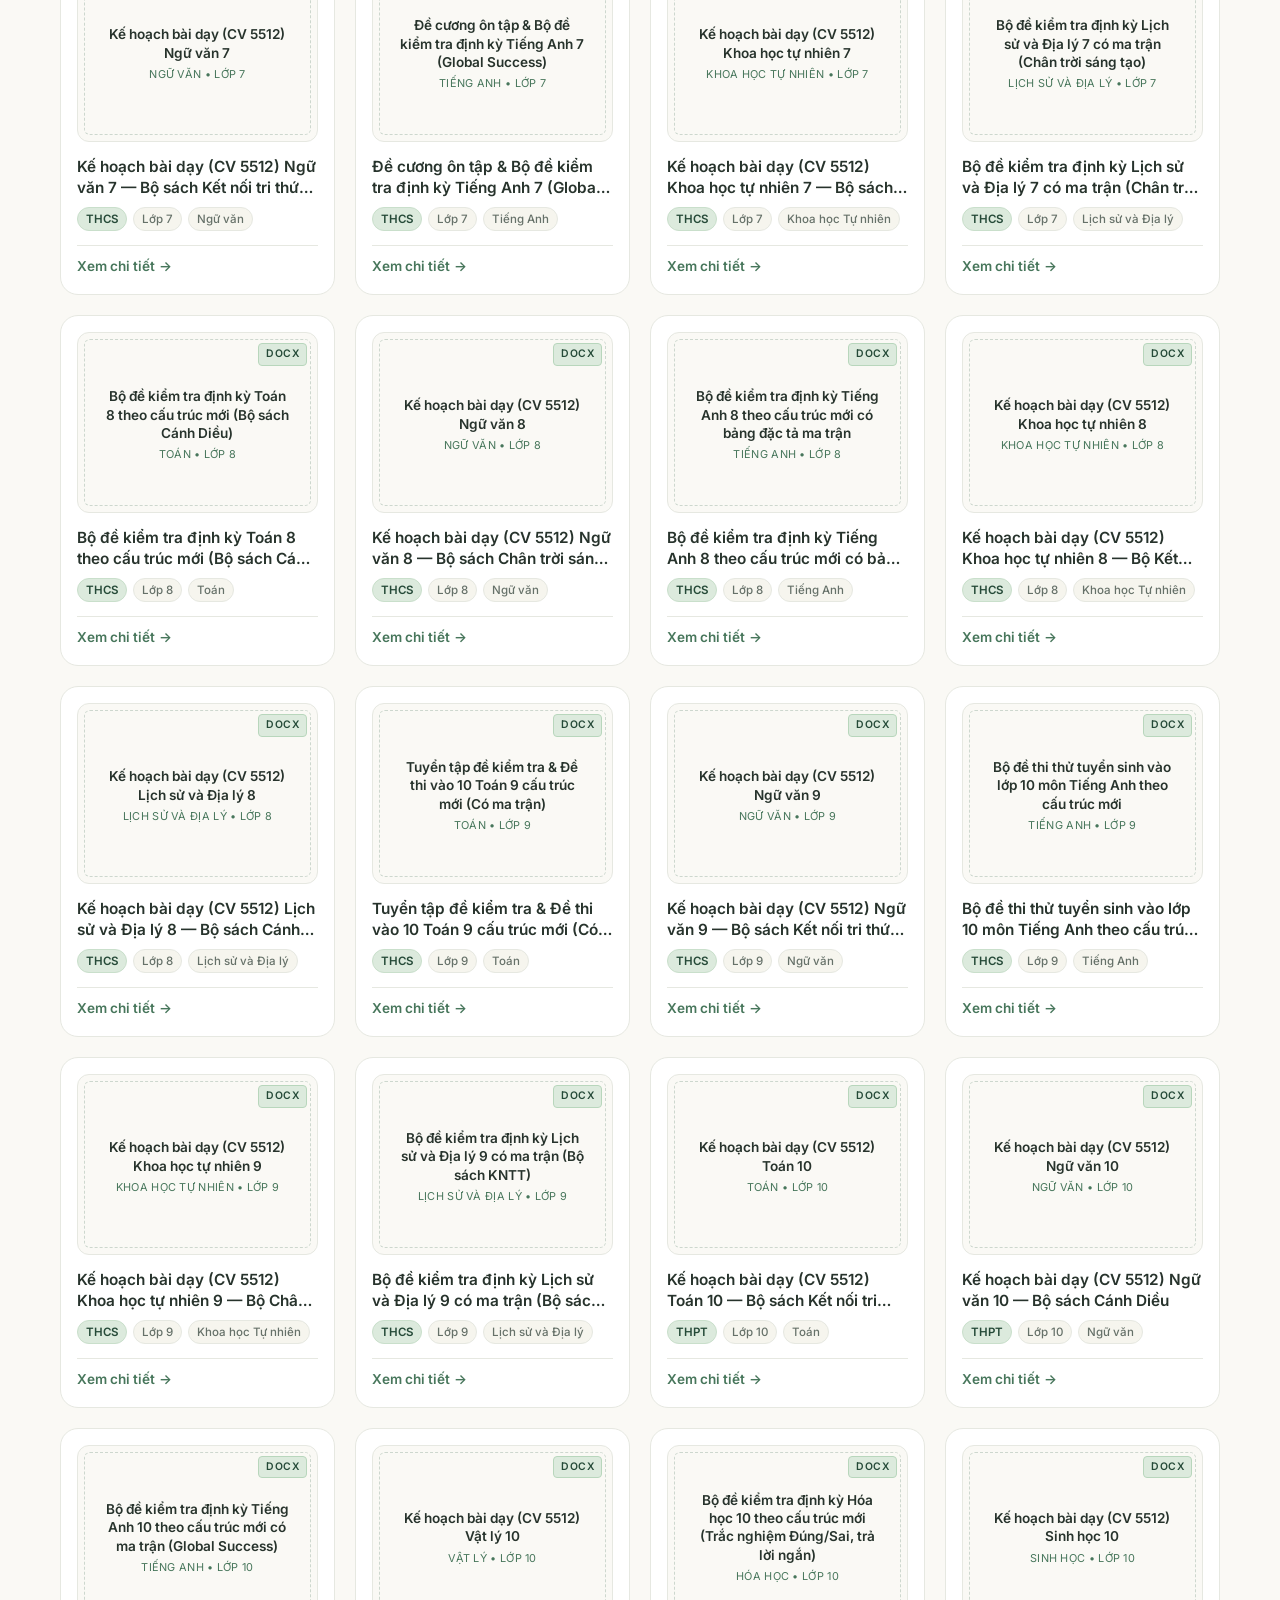
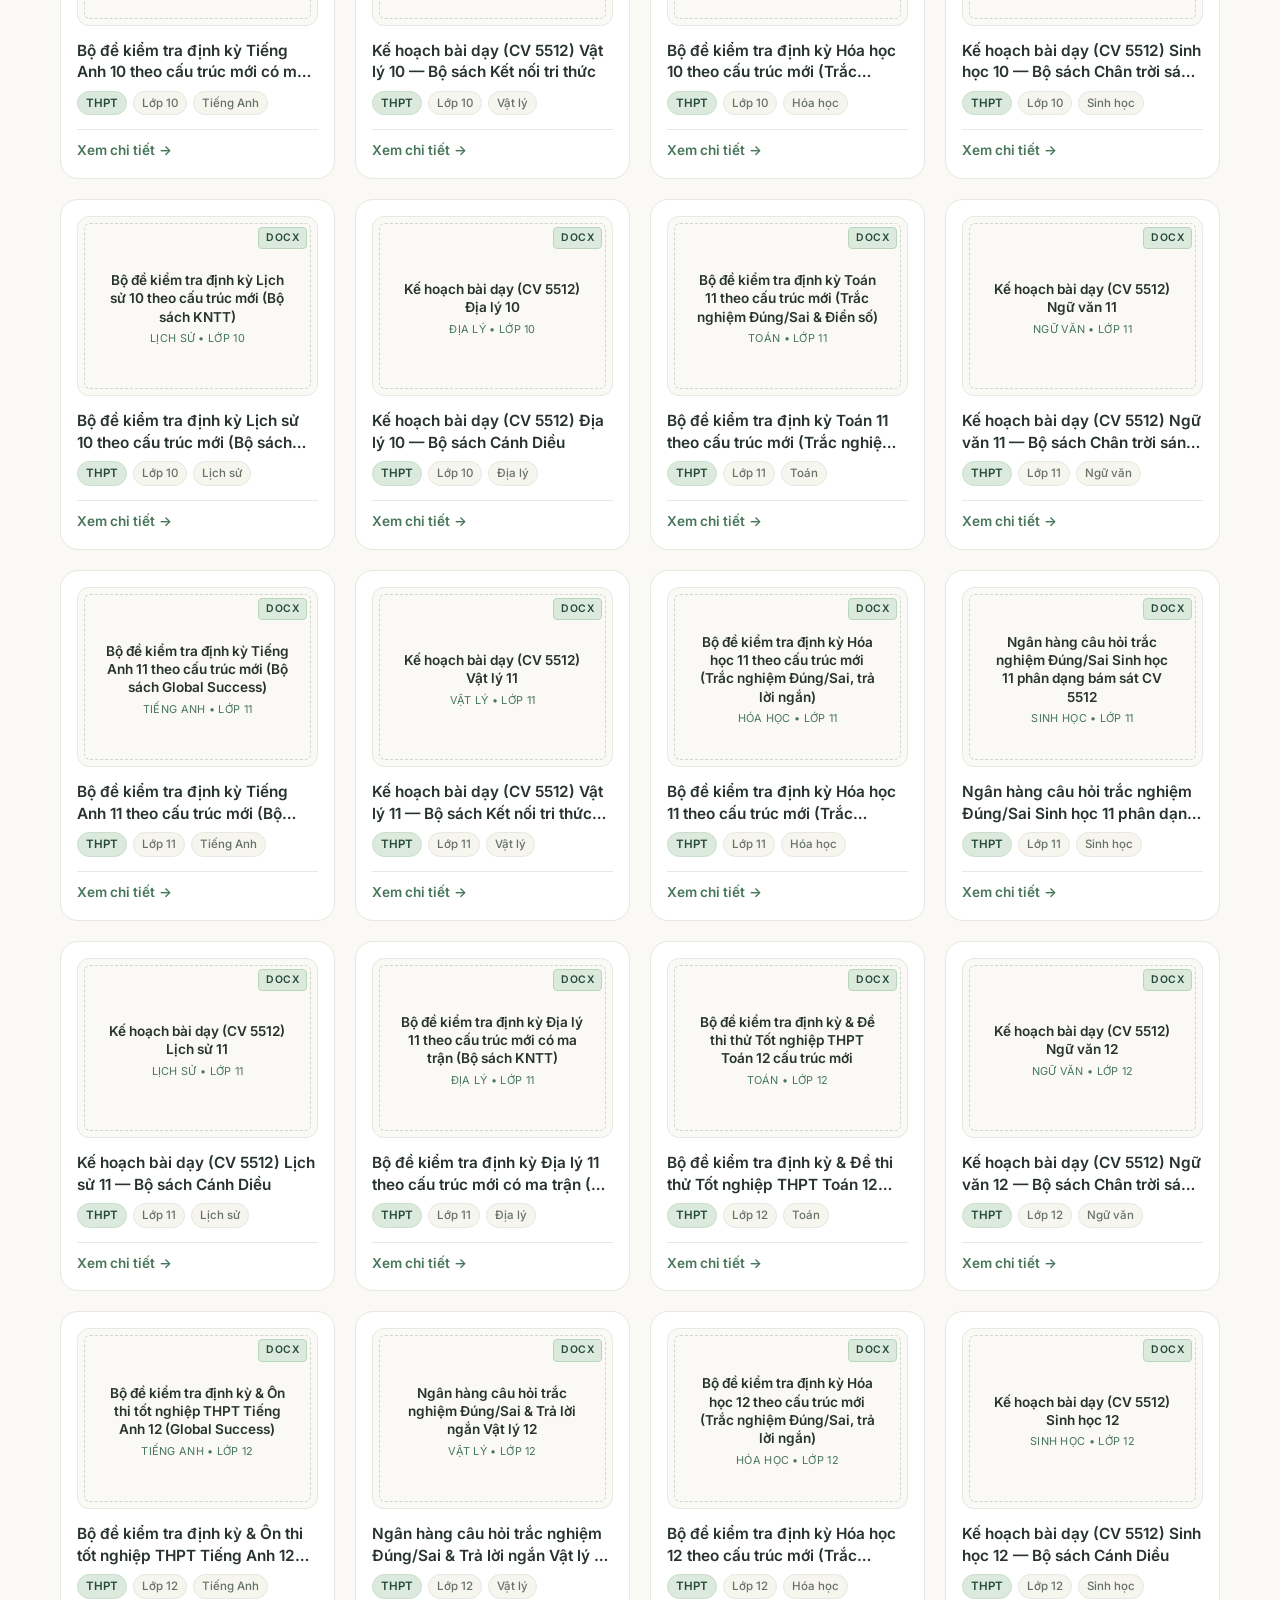
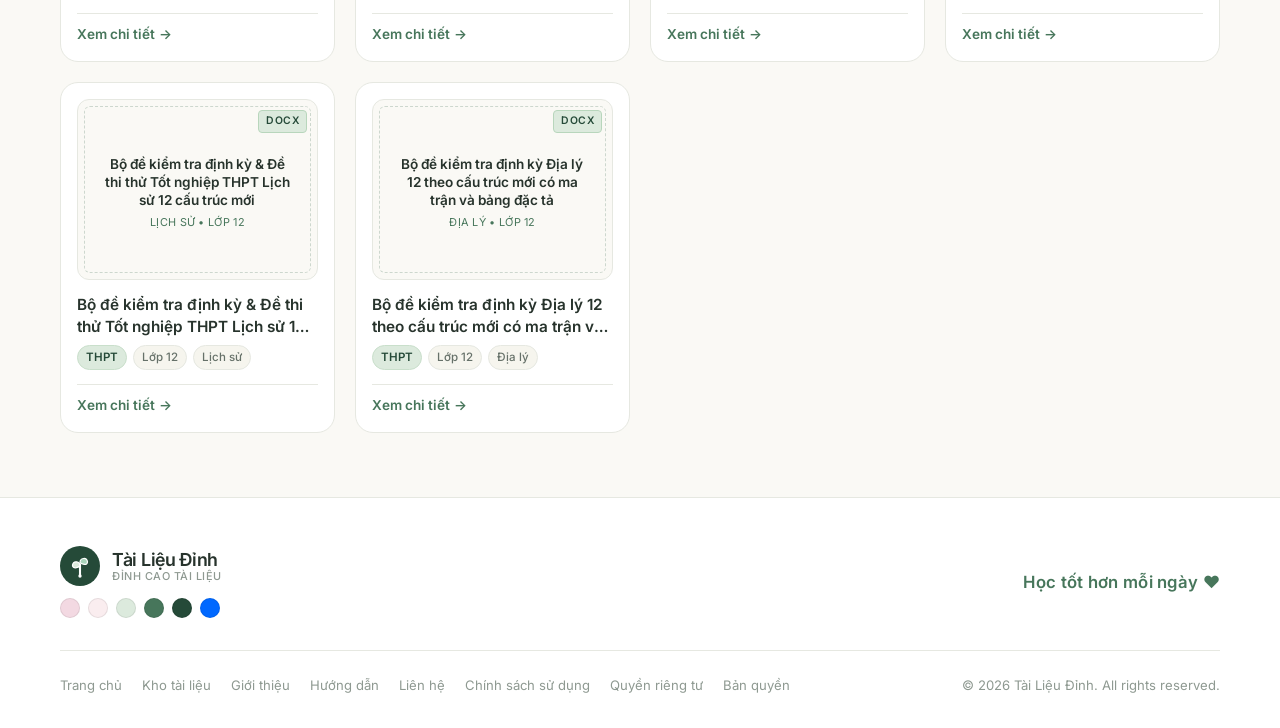
<file: kho-tai-lieu/index.html>
<!DOCTYPE html>
<html lang="vi">
<head>
  <meta charset="UTF-8" />
  <meta name="viewport" content="width=device-width, initial-scale=1.0" />
  <title>Kho Tài Liệu Word (.DOCX) — Tra cứu & Bộ lọc | Tài Liệu Đỉnh</title>
  <meta name="description" content="Tra cứu kho tài liệu Word (.docx) chuẩn chỉnh cho giáo viên và học sinh Lớp 1–12. Trao đổi nhận file qua Zalo 0926.999.869." />
  <link rel="icon" type="image/svg+xml" href="../assets/logo.svg" />

  <!-- Open Graph -->
  <meta property="og:site_name" content="Tài Liệu Đỉnh" />
  <meta property="og:type" content="website" />
  <meta property="og:title" content="Kho Tài Liệu Word (.DOCX) — Tài Liệu Đỉnh" />
  <meta property="og:description" content="Tra cứu và lọc tài liệu Word (.docx) chuẩn theo cấp học, khối lớp, môn học. Trao đổi qua Zalo 0926.999.869." />

  <!-- Fonts & Lucide Icons -->
  <link rel="preconnect" href="https://fonts.googleapis.com" />
  <link rel="preconnect" href="https://fonts.gstatic.com" crossorigin />
  <link href="https://fonts.googleapis.com/css2?family=Inter:wght@400;500;600&display=swap" rel="stylesheet" />
  <script src="../assets/lucide.min.js"></script>

  <link rel="stylesheet" href="../style.css?v=3.2" />
</head>
<body>

  <!-- HEADER -->
  <header class="header">
    <div class="container header__inner">
      <a href="../" class="logo">
        <img src="../assets/logo.svg" alt="Tài Liệu Đỉnh" class="logo__icon" />
        <div class="logo__text-wrap">
          <span class="logo__text">Tài Liệu Đỉnh</span>
          <span class="logo__slogan">Đỉnh cao tài liệu</span>
        </div>
      </a>

      <!-- Navigation -->
      <nav class="nav" id="main-nav">
        <a href="../" class="nav__link">Trang chủ</a>
        <a href="./" class="nav__link nav__link--active">Kho tài liệu</a>
        <a href="../gioi-thieu/" class="nav__link">Giới thiệu</a>
        <a href="../huong-dan/" class="nav__link">Hướng dẫn</a>
        <a href="../lien-he/" class="nav__link">Liên hệ</a>
      </nav>

      <!-- Header Actions -->
      <div class="header__actions">
        <a href="./" class="btn-header-search" aria-label="Tìm kiếm tài liệu" title="Tìm kiếm tài liệu">
          <i data-lucide="search" style="width:18px;height:18px;"></i>
        </a>
        <a href="https://zalo.me/0926999869" target="_blank" rel="noopener" class="btn-header-zalo">
          <i data-lucide="message-circle" style="width:16px;height:16px;"></i>
          <span>Nhắn Zalo</span>
        </a>
        <button class="nav__toggle" id="nav-toggle-btn" aria-label="Mở menu điều hướng">
          <i data-lucide="menu"></i>
        </button>
      </div>
    </div>

    <!-- Mobile Nav Dropdown -->
    <div class="nav-mobile" id="nav-mobile-menu">
      <a href="../" class="nav-mobile__link"><i data-lucide="home" style="width:18px;height:18px;"></i> Trang chủ</a>
      <a href="./" class="nav-mobile__link nav-mobile__link--active"><i data-lucide="folder-open" style="width:18px;height:18px;"></i> Kho tài liệu</a>
      <a href="../gioi-thieu/" class="nav-mobile__link"><i data-lucide="info" style="width:18px;height:18px;"></i> Giới thiệu</a>
      <a href="../huong-dan/" class="nav-mobile__link"><i data-lucide="help-circle" style="width:18px;height:18px;"></i> Hướng dẫn &amp; FAQ</a>
      <a href="../lien-he/" class="nav-mobile__link"><i data-lucide="phone" style="width:18px;height:18px;"></i> Liên hệ</a>
    </div>
  </header>

  <!-- MAIN CATALOG -->
  <main class="catalog-page">
    <div class="container">

      <!-- Breadcrumb -->
      <nav class="breadcrumb">
        <a href="../">Trang chủ</a>
        <span>&rsaquo;</span>
        <span style="color:var(--c-text-primary); font-weight:600;">Kho tài liệu</span>
      </nav>

      <!-- Catalog Header -->
      <div class="catalog-header">
        <h1>Kho tài liệu</h1>
        <p>Tra cứu và tải tài liệu Word (.docx) chuẩn chỉnh cho giáo viên và học sinh Lớp 1–12</p>
      </div>

      <!-- Search Box -->
      <div class="catalog-search-wrap">
        <input type="text" id="catalog-search-input" class="catalog-search-input" placeholder="Tìm theo môn, lớp, chuyên đề, CV 5512, CV 2345..." autocomplete="off" />
        <button class="catalog-search-btn" id="catalog-search-btn" aria-label="Tìm kiếm">
          <i data-lucide="search" style="width:16px;height:16px;"></i>
        </button>
      </div>

      <!-- Filter Controls (Desktop Bar) -->
      <div class="filter-bar">
        <select id="filter-select-cap" class="filter-select" aria-label="Lọc theo cấp học">
          <option value="">Cấp học (Tất cả)</option>
          <option value="Tiểu học">Tiểu học (1–5)</option>
          <option value="THCS">THCS (6–9)</option>
          <option value="THPT">THPT (10–12)</option>
        </select>

        <select id="filter-select-khoi" class="filter-select" aria-label="Lọc theo khối lớp">
          <option value="">Khối lớp (Tất cả)</option>
        </select>

        <select id="filter-select-mon" class="filter-select" aria-label="Lọc theo môn học">
          <option value="">Môn học (Tất cả)</option>
        </select>

        <select id="filter-select-doituong" class="filter-select" aria-label="Lọc theo đối tượng">
          <option value="all">Đối tượng (Tất cả)</option>
          <option value="giaovien">Giáo viên</option>
          <option value="hocsinh">Học sinh / Phụ huynh</option>
        </select>

        <select id="filter-select-loai" class="filter-select" aria-label="Lọc theo loại tài liệu">
          <option value="all">Loại tài liệu (Tất cả)</option>
          <option value="giaoan">Giáo án / KHBD</option>
          <option value="dekiemtra">Đề kiểm tra</option>
          <option value="baitap">Bài tập &amp; Phiếu</option>
          <option value="chuyende">Chuyên đề &amp; Ôn thi</option>
        </select>

        <select id="filter-select-sort" class="filter-select" aria-label="Sắp xếp tài liệu">
          <option value="default">Xếp theo: Mặc định</option>
          <option value="newest">Xếp theo: Mới nhất</option>
          <option value="az">Xếp theo: Tên A &rarr; Z</option>
        </select>

        <button class="btn-mobile-filter" id="btn-open-mobile-filter" onclick="moDrawerBoLoc()">
          <i data-lucide="sliders-horizontal" style="width:16px;height:16px;"></i>
          <span>Bộ lọc chi tiết</span>
          <span class="badge badge--pink" id="mobile-filter-count" style="display:none; margin-left:4px;">0</span>
        </button>
      </div>

      <!-- Active Filter Tags -->
      <div class="active-tags-row" id="active-filters-wrap" style="display:none;">
        <div id="active-pills-list" style="display:flex; flex-wrap:wrap; gap:8px; align-items:center;"></div>
      </div>

      <!-- Status Bar: Count + View Switcher -->
      <div class="catalog-status-bar">
        <div class="catalog-count" id="catalog-result-count">Đang tải tài liệu...</div>
        <div class="view-switcher">
          <button class="view-btn view-btn--active" id="btn-view-grid" onclick="setViewMode('grid')" aria-label="Xem dạng lưới" title="Xem dạng lưới">
            <i data-lucide="grid" style="width:16px;height:16px;"></i>
          </button>
          <button class="view-btn" id="btn-view-list" onclick="setViewMode('list')" aria-label="Xem dạng danh sách" title="Xem dạng danh sách">
            <i data-lucide="list" style="width:16px;height:16px;"></i>
          </button>
        </div>
      </div>

      <!-- Documents Grid -->
      <div class="docs-grid" id="docs-grid"></div>

      <!-- Empty State -->
      <div class="catalog-empty-state" id="catalog-empty-state" style="display:none; text-align:center; padding:60px 20px;">
        <div style="width:56px; height:56px; border-radius:50%; background:var(--c-pink-light); display:flex; align-items:center; justify-content:center; margin:0 auto 16px; color:var(--c-text-muted);">
          <i data-lucide="search-x" style="width:28px;height:28px;"></i>
        </div>
        <h3 style="font-size:1.2rem; font-weight: 600; color:var(--c-text-primary); margin-bottom:8px;">Không tìm thấy tài liệu phù hợp</h3>
        <p style="font-size:0.9rem; color:var(--c-text-secondary); max-width:440px; margin:0 auto 20px;">
          Hãy thử bỏ bớt bộ lọc hoặc tìm với từ khóa khác. Bạn cũng có thể nhắn Zalo để yêu cầu tài liệu riêng.
        </p>
        <div style="display:flex; gap:12px; justify-content:center; flex-wrap:wrap;">
          <button class="btn btn--secondary" onclick="datLaiBoLoc()">
            <i data-lucide="rotate-ccw" style="width:16px;height:16px;"></i> Xóa bộ lọc
          </button>
          <a href="https://zalo.me/0926999869" target="_blank" rel="noopener" class="btn btn--primary">
            <i data-lucide="message-circle" style="width:16px;height:16px;"></i> Nhắn Zalo hỗ trợ
          </a>
        </div>
      </div>

    </div>
  </main>

  <!-- MOBILE FILTER DRAWER -->
  <div class="drawer-overlay" id="drawer-filter-overlay" onclick="dongDrawerBoLoc()"></div>
  <div class="drawer" id="drawer-filter" onclick="event.stopPropagation()">
    <div class="drawer__header">
      <div style="display:flex; align-items:center; gap:8px;">
        <i data-lucide="sliders-horizontal" style="width:18px;height:18px; color:var(--c-green-dark);"></i>
        <h3 class="drawer__title">Bộ lọc tài liệu</h3>
      </div>
      <button class="drawer__close" onclick="dongDrawerBoLoc()" aria-label="Đóng"><i data-lucide="x" style="width:20px;height:20px;"></i></button>
    </div>
    <div class="drawer__body">
      <div>
        <h4 style="font-size:0.85rem; font-weight: 600; margin-bottom:10px; color:var(--c-text-primary);">Cấp học</h4>
        <div class="chip-bar" id="m-level-filter"></div>
      </div>
      <div>
        <h4 style="font-size:0.85rem; font-weight: 600; margin-bottom:10px; color:var(--c-text-primary);">Khối lớp</h4>
        <div class="chip-bar" id="m-grade-filter"></div>
      </div>
      <div>
        <h4 style="font-size:0.85rem; font-weight: 600; margin-bottom:10px; color:var(--c-text-primary);">Môn học</h4>
        <div class="chip-bar" id="m-subject-filter"></div>
      </div>
    </div>
    <div class="drawer__footer">
      <button class="btn btn--subtle" onclick="datLaiBoLoc()" style="flex:1;">Đặt lại</button>
      <button class="btn btn--primary" onclick="dongDrawerBoLoc()" style="flex:1;">Áp dụng</button>
    </div>
  </div>

  <!-- FLOATING ZALO BUTTON -->
  <a href="https://zalo.me/0926999869" target="_blank" rel="noopener" class="floating-zalo" aria-label="Nhắn Zalo 0926.999.869">
    <i data-lucide="message-circle"></i>
  </a>

  <!-- TOAST NOTIFICATION -->
  <div class="toast" id="toast-notify" role="status" aria-live="polite">
    <i data-lucide="check-circle-2" style="width:18px;height:18px;"></i>
    <span id="toast-text">Thông báo</span>
  </div>

  <!-- FOOTER -->
  <footer class="footer">
    <div class="container">
      <div class="footer__top">
        <div class="footer__brand">
          <div class="logo">
            <img src="../assets/logo.svg" alt="Tài Liệu Đỉnh" class="logo__icon" />
            <div class="logo__text-wrap">
              <span class="logo__text">Tài Liệu Đỉnh</span>
              <span class="logo__slogan">Đỉnh cao tài liệu</span>
            </div>
          </div>
          <!-- Bảng màu nhận diện thương hiệu -->
          <div class="footer__swatches" title="Bảng màu nhận diện thương hiệu Tài Liệu Đỉnh">
            <span class="swatch swatch--pink-pastel"></span>
            <span class="swatch swatch--pink-light"></span>
            <span class="swatch swatch--green-pastel"></span>
            <span class="swatch swatch--green-brand"></span>
            <span class="swatch swatch--green-dark"></span>
            <span class="swatch swatch--zalo"></span>
          </div>
        </div>

        <div class="footer__slogan-script">
          Học tốt hơn mỗi ngày &hearts;
        </div>
      </div>

      <div class="footer__bottom">
        <div class="footer__links">
          <a href="../">Trang chủ</a>
          <a href="./">Kho tài liệu</a>
          <a href="../gioi-thieu/">Giới thiệu</a>
          <a href="../huong-dan/">Hướng dẫn</a>
          <a href="../lien-he/">Liên hệ</a>
          <a href="../lien-he/">Chính sách sử dụng</a>
          <a href="../lien-he/">Quyền riêng tư</a>
          <a href="../lien-he/">Bản quyền</a>
        </div>
        <p>&copy; 2026 Tài Liệu Đỉnh. All rights reserved.</p>
      </div>
    </div>
  </footer>

  <script src="../script.js?v=3.2"></script>
  <script>
    lucide.createIcons();
  </script>
</body>
</html>
</file>
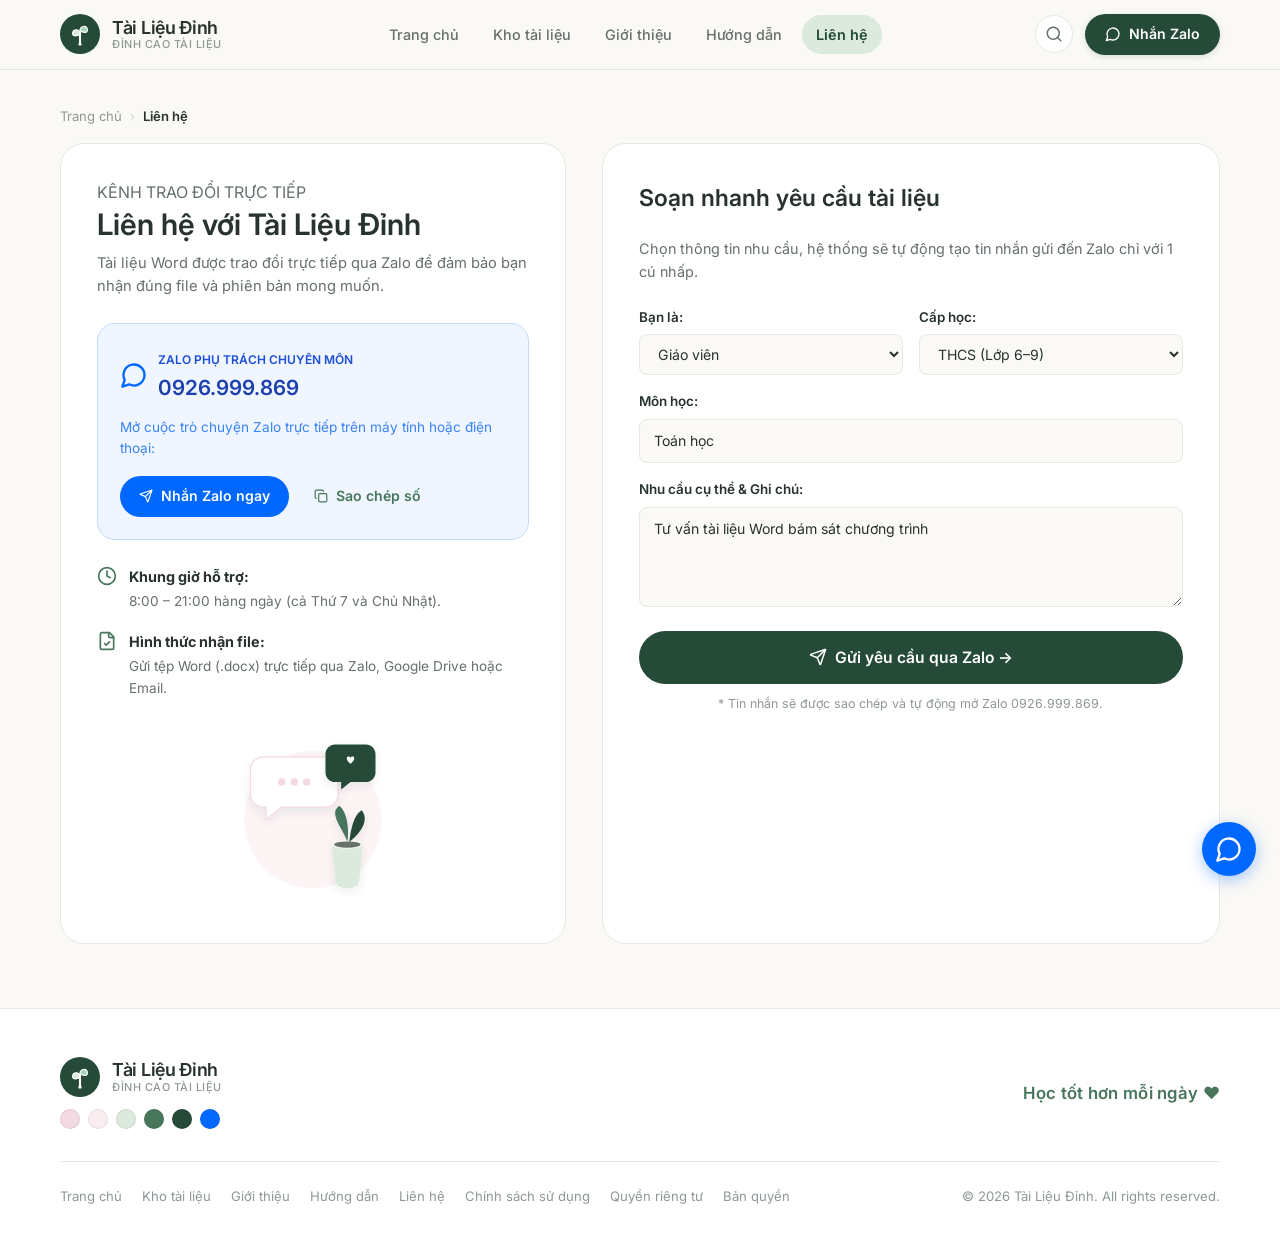
<file: lien-he/index.html>
<!DOCTYPE html>
<html lang="vi">
<head>
  <meta charset="UTF-8" />
  <meta name="viewport" content="width=device-width, initial-scale=1.0" />
  <title>Liên Hệ &amp; Soạn Tin Nhắn Trao Đổi — Tài Liệu Đỉnh</title>
  <meta name="description" content="Kênh liên hệ chính thức qua Zalo 0926.999.869 của Tài Liệu Đỉnh. Hỗ trợ gửi file Word (.docx) chuẩn chỉnh nhanh chóng." />
  <link rel="icon" type="image/svg+xml" href="../assets/logo.svg" />

  <!-- Open Graph -->
  <meta property="og:site_name" content="Tài Liệu Đỉnh" />
  <meta property="og:type" content="website" />
  <meta property="og:title" content="Liên Hệ &amp; Soạn Tin Nhắn Trao Đổi — Tài Liệu Đỉnh" />
  <meta property="og:description" content="Kênh trao đổi trực tiếp qua Zalo 0926.999.869 của Tài Liệu Đỉnh. Hỗ trợ gửi file Word (.docx) chuẩn." />

  <!-- Fonts & Lucide Icons -->
  <link rel="preconnect" href="https://fonts.googleapis.com" />
  <link rel="preconnect" href="https://fonts.gstatic.com" crossorigin />
  <link href="https://fonts.googleapis.com/css2?family=Inter:wght@400;500;600&display=swap" rel="stylesheet" />
  <script src="../assets/lucide.min.js"></script>

  <link rel="stylesheet" href="../style.css?v=3.2" />
</head>
<body>

  <!-- HEADER -->
  <header class="header">
    <div class="container header__inner">
      <a href="../" class="logo">
        <img src="../assets/logo.svg" alt="Tài Liệu Đỉnh" class="logo__icon" />
        <div class="logo__text-wrap">
          <span class="logo__text">Tài Liệu Đỉnh</span>
          <span class="logo__slogan">Đỉnh cao tài liệu</span>
        </div>
      </a>

      <!-- Navigation -->
      <nav class="nav" id="main-nav">
        <a href="../" class="nav__link">Trang chủ</a>
        <a href="../kho-tai-lieu/" class="nav__link">Kho tài liệu</a>
        <a href="../gioi-thieu/" class="nav__link">Giới thiệu</a>
        <a href="../huong-dan/" class="nav__link">Hướng dẫn</a>
        <a href="./" class="nav__link nav__link--active">Liên hệ</a>
      </nav>

      <!-- Header Actions -->
      <div class="header__actions">
        <a href="../kho-tai-lieu/" class="btn-header-search" aria-label="Tìm kiếm tài liệu" title="Tìm kiếm tài liệu">
          <i data-lucide="search" style="width:18px;height:18px;"></i>
        </a>
        <a href="https://zalo.me/0926999869" target="_blank" rel="noopener" class="btn-header-zalo">
          <i data-lucide="message-circle" style="width:16px;height:16px;"></i>
          <span>Nhắn Zalo</span>
        </a>
        <button class="nav__toggle" id="nav-toggle-btn" aria-label="Mở menu điều hướng">
          <i data-lucide="menu"></i>
        </button>
      </div>
    </div>

    <!-- Mobile Nav Dropdown -->
    <div class="nav-mobile" id="nav-mobile-menu">
      <a href="../" class="nav-mobile__link"><i data-lucide="home" style="width:18px;height:18px;"></i> Trang chủ</a>
      <a href="../kho-tai-lieu/" class="nav-mobile__link"><i data-lucide="folder-open" style="width:18px;height:18px;"></i> Kho tài liệu</a>
      <a href="../gioi-thieu/" class="nav-mobile__link"><i data-lucide="info" style="width:18px;height:18px;"></i> Giới thiệu</a>
      <a href="../huong-dan/" class="nav-mobile__link"><i data-lucide="help-circle" style="width:18px;height:18px;"></i> Hướng dẫn &amp; FAQ</a>
      <a href="./" class="nav-mobile__link nav-mobile__link--active"><i data-lucide="phone" style="width:18px;height:18px;"></i> Liên hệ</a>
    </div>
  </header>

  <!-- MAIN EDITORIAL CONTENT -->
  <main class="editorial-page">
    <div class="container">

      <!-- Breadcrumb -->
      <nav class="breadcrumb">
        <a href="../">Trang chủ</a>
        <span>&rsaquo;</span>
        <span style="color:var(--c-text-primary); font-weight:600;">Liên hệ</span>
      </nav>

      <!-- Contact Layout (2 Columns) -->
      <div class="contact-layout">

        <!-- Left Column: Channel & Support Info -->
        <div class="contact-info-card">
          <div>
            <span class="badge badge--green" style="margin-bottom:10px;">KÊNH TRAO ĐỔI TRỰC TIẾP</span>
            <h1 style="font-size:1.85rem; font-weight: 600; color:var(--c-text-primary); margin-bottom:8px; line-height:1.3;">
              Liên hệ với Tài Liệu Đỉnh
            </h1>
            <p style="font-size:0.92rem; color:var(--c-text-secondary); line-height:1.6;">
              Tài liệu Word được trao đổi trực tiếp qua Zalo để đảm bảo bạn nhận đúng file và phiên bản mong muốn.
            </p>
          </div>

          <!-- Zalo Direct Box -->
          <div class="zalo-direct-box">
            <div style="display:flex; align-items:center; gap:10px;">
              <i data-lucide="message-circle" style="width:28px;height:28px;color:#0068FF;"></i>
              <div>
                <span style="font-size:0.75rem; color:#1D4ED8; font-weight: 600; text-transform:uppercase;">Zalo phụ trách chuyên môn</span>
                <h3 style="font-size:1.3rem; margin:0; color:#1E40AF;">0926.999.869</h3>
              </div>
            </div>
            <p style="margin:0; font-size:0.85rem; color:#3B82F6;">
              Mở cuộc trò chuyện Zalo trực tiếp trên máy tính hoặc điện thoại:
            </p>
            <div style="display:flex; gap:10px; flex-wrap:wrap; margin-top:4px;">
              <a href="https://zalo.me/0926999869" target="_blank" rel="noopener" class="btn btn--primary" style="background:#0068FF; font-size:0.88rem; padding:8px 18px;">
                <i data-lucide="send" style="width:14px;height:14px;"></i> Nhắn Zalo ngay
              </a>
              <button class="btn btn--subtle" onclick="copySoZalo()" style="font-size:0.88rem; padding:8px 14px;">
                <i data-lucide="copy" style="width:14px;height:14px;"></i> Sao chép số
              </button>
            </div>
          </div>

          <!-- Schedule & Delivery Info -->
          <div style="display:flex; flex-direction:column; gap:16px;">
            <div style="display:flex; align-items:flex-start; gap:12px;">
              <i data-lucide="clock" style="width:20px;height:20px;color:var(--c-green-brand);flex-shrink:0;margin-top:2px;"></i>
              <div>
                <strong style="color:var(--c-text-primary); font-size:0.9rem;">Khung giờ hỗ trợ:</strong>
                <p style="font-size:0.85rem; color:var(--c-text-secondary); margin:2px 0 0;">
                  8:00 – 21:00 hàng ngày (cả Thứ 7 và Chủ Nhật).
                </p>
              </div>
            </div>

            <div style="display:flex; align-items:flex-start; gap:12px;">
              <i data-lucide="file-check" style="width:20px;height:20px;color:var(--c-green-brand);flex-shrink:0;margin-top:2px;"></i>
              <div>
                <strong style="color:var(--c-text-primary); font-size:0.9rem;">Hình thức nhận file:</strong>
                <p style="font-size:0.85rem; color:var(--c-text-secondary); margin:2px 0 0;">
                  Gửi tệp Word (.docx) trực tiếp qua Zalo, Google Drive hoặc Email.
                </p>
              </div>
            </div>
          </div>

          <!-- Illustration Desk Plant -->
          <div style="display:flex; justify-content:center; padding-top:8px;">
            <img src="../assets/contact-illustration.svg" alt="Minh họa liên hệ Tài Liệu Đỉnh" style="max-width:200px; height:auto;" />
          </div>
        </div>

        <!-- Right Column: Quick Request Message Generator Form -->
        <div class="contact-form-card">
          <h2>Soạn nhanh yêu cầu tài liệu</h2>
          <p style="font-size:0.9rem; color:var(--c-text-secondary); margin-bottom:24px;">
            Chọn thông tin nhu cầu, hệ thống sẽ tự động tạo tin nhắn gửi đến Zalo chỉ với 1 cú nhấp.
          </p>

          <form id="contact-quick-form">
            <div class="form-grid">
              <div class="form-group">
                <label class="form-label" for="c-vaitro">Bạn là:</label>
                <select class="form-control" id="c-vaitro">
                  <option value="Giáo viên">Giáo viên</option>
                  <option value="Học sinh">Học sinh</option>
                  <option value="Phụ huynh">Phụ huynh học sinh</option>
                </select>
              </div>

              <div class="form-group">
                <label class="form-label" for="c-cap">Cấp học:</label>
                <select class="form-control" id="c-cap">
                  <option value="Tiểu học">Tiểu học (Lớp 1–5)</option>
                  <option value="THCS" selected>THCS (Lớp 6–9)</option>
                  <option value="THPT">THPT (Lớp 10–12)</option>
                </select>
              </div>

              <div class="form-group form-group--full">
                <label class="form-label" for="c-mon">Môn học:</label>
                <input type="text" class="form-control" id="c-mon" value="Toán học" placeholder="Ví dụ: Toán, Ngữ văn, Tiếng Anh, Vật lý, Hóa học, Lịch sử..." />
              </div>

              <div class="form-group form-group--full">
                <label class="form-label" for="c-mota">Nhu cầu cụ thể &amp; Ghi chú:</label>
                <textarea class="form-control" id="c-mota" placeholder="Ví dụ: Bộ KHBD chuẩn CV 5512 cả năm, đề kiểm tra định kỳ có ma trận đặc tả...">Tư vấn tài liệu Word bám sát chương trình</textarea>
              </div>
            </div>

            <div style="margin-top:24px;">
              <button type="submit" class="btn btn--primary btn--lg" id="btn-contact-generate" style="width:100%;">
                <i data-lucide="send" style="width:18px;height:18px;"></i>
                <span>Gửi yêu cầu qua Zalo &rarr;</span>
              </button>
              <p style="font-size:0.78rem; color:var(--c-text-muted); text-align:center; margin-top:10px;">
                * Tin nhắn sẽ được sao chép và tự động mở Zalo 0926.999.869.
              </p>
            </div>
          </form>
        </div>

      </div>

    </div>
  </main>

  <!-- FLOATING ZALO BUTTON -->
  <a href="https://zalo.me/0926999869" target="_blank" rel="noopener" class="floating-zalo" aria-label="Nhắn Zalo 0926.999.869">
    <i data-lucide="message-circle"></i>
  </a>

  <!-- TOAST NOTIFICATION -->
  <div class="toast" id="toast-notify" role="status" aria-live="polite">
    <i data-lucide="check-circle-2" style="width:18px;height:18px;"></i>
    <span id="toast-text">Thông báo</span>
  </div>

  <!-- FOOTER -->
  <footer class="footer">
    <div class="container">
      <div class="footer__top">
        <div class="footer__brand">
          <div class="logo">
            <img src="../assets/logo.svg" alt="Tài Liệu Đỉnh" class="logo__icon" />
            <div class="logo__text-wrap">
              <span class="logo__text">Tài Liệu Đỉnh</span>
              <span class="logo__slogan">Đỉnh cao tài liệu</span>
            </div>
          </div>
          <!-- Bảng màu nhận diện thương hiệu -->
          <div class="footer__swatches" title="Bảng màu nhận diện thương hiệu Tài Liệu Đỉnh">
            <span class="swatch swatch--pink-pastel"></span>
            <span class="swatch swatch--pink-light"></span>
            <span class="swatch swatch--green-pastel"></span>
            <span class="swatch swatch--green-brand"></span>
            <span class="swatch swatch--green-dark"></span>
            <span class="swatch swatch--zalo"></span>
          </div>
        </div>

        <div class="footer__slogan-script">
          Học tốt hơn mỗi ngày &hearts;
        </div>
      </div>

      <div class="footer__bottom">
        <div class="footer__links">
          <a href="../">Trang chủ</a>
          <a href="../kho-tai-lieu/">Kho tài liệu</a>
          <a href="../gioi-thieu/">Giới thiệu</a>
          <a href="../huong-dan/">Hướng dẫn</a>
          <a href="./">Liên hệ</a>
          <a href="../lien-he/">Chính sách sử dụng</a>
          <a href="../lien-he/">Quyền riêng tư</a>
          <a href="../lien-he/">Bản quyền</a>
        </div>
        <p>&copy; 2026 Tài Liệu Đỉnh. All rights reserved.</p>
      </div>
    </div>
  </footer>

  <script src="../script.js?v=3.2"></script>
  <script>
    lucide.createIcons();
  </script>
</body>
</html>
</file>
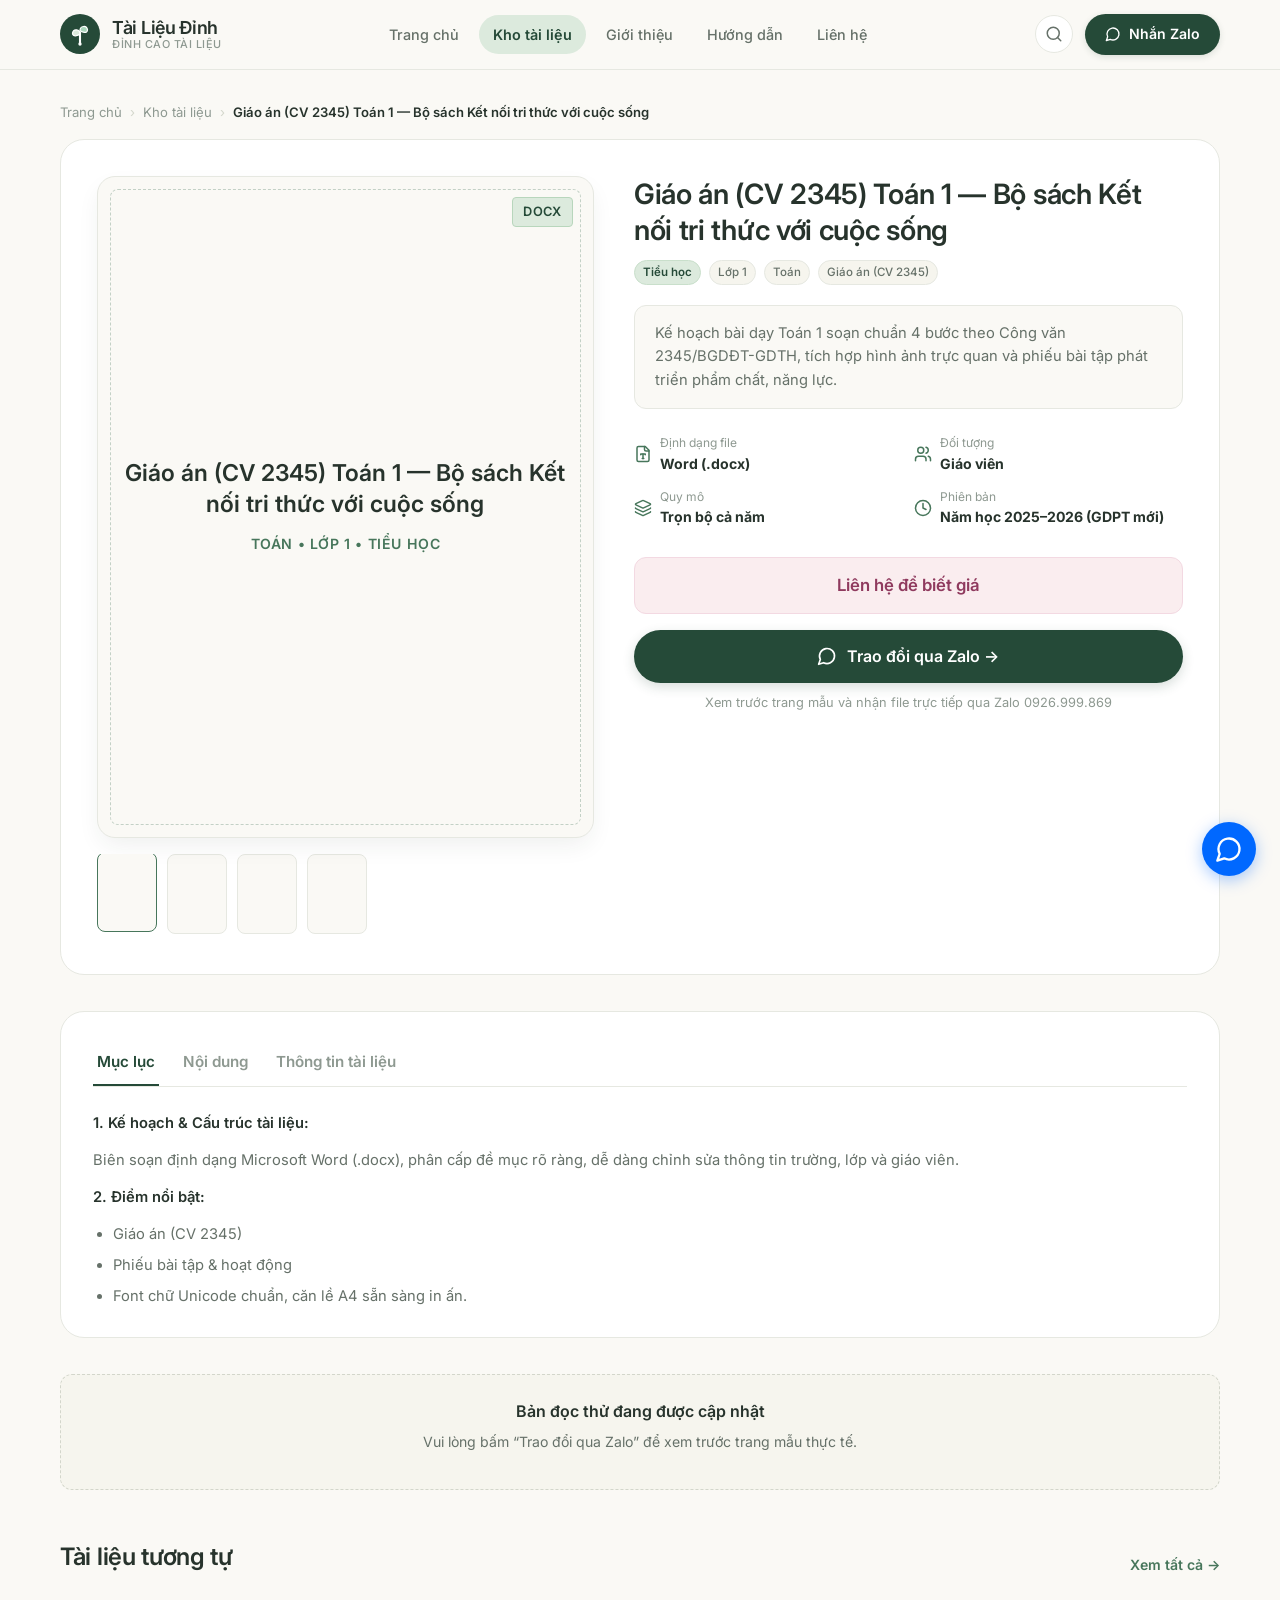
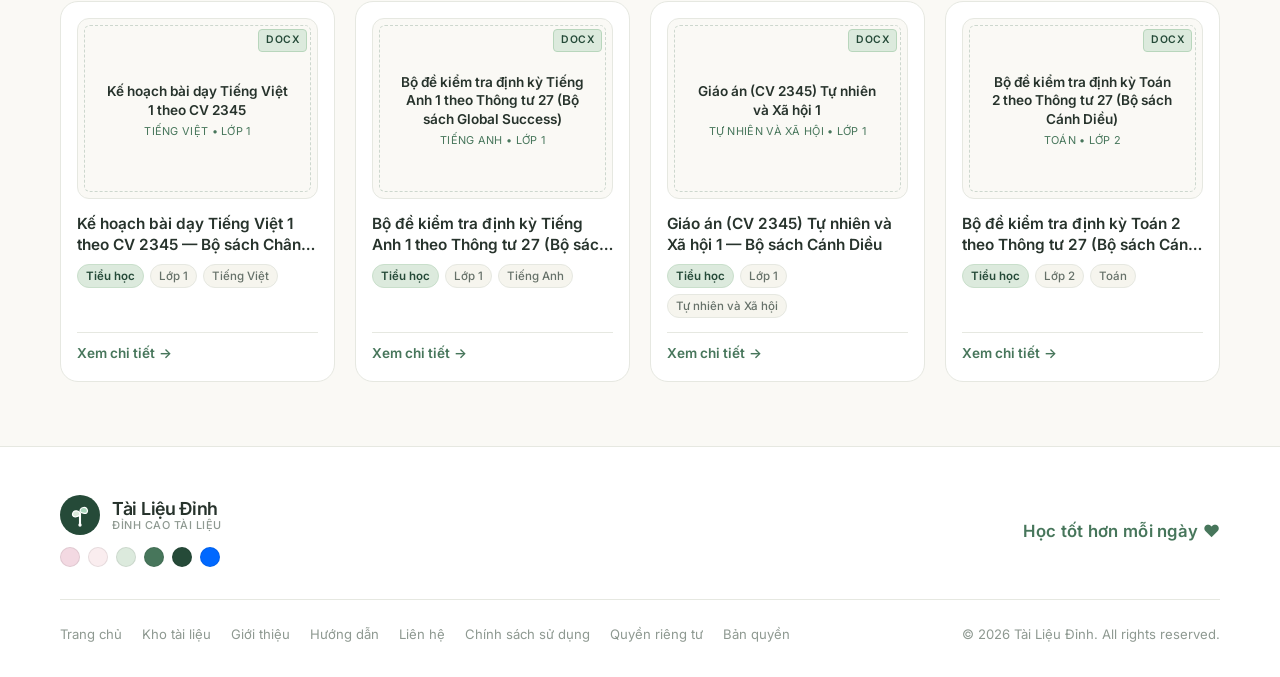
<file: tai-lieu/index.html>
<!DOCTYPE html>
<html lang="vi">
<head>
  <meta charset="UTF-8" />
  <meta name="viewport" content="width=device-width, initial-scale=1.0" />
  <title>Chi Tiết Tài Liệu Word (.DOCX) — Tài Liệu Đỉnh</title>
  <meta name="description" content="Xem chi tiết tài liệu Word (.docx), cấu trúc bài dạy, mục lục và trao đổi trực tiếp qua Zalo 0926.999.869 để nhận file." />
  <link rel="icon" type="image/svg+xml" href="../assets/logo.svg" />

  <!-- Open Graph -->
  <meta property="og:site_name" content="Tài Liệu Đỉnh" />
  <meta property="og:type" content="article" />
  <meta property="og:title" content="Chi Tiết Tài Liệu Word (.DOCX) — Tài Liệu Đỉnh" />
  <meta property="og:description" content="Tài liệu Microsoft Word (.docx) chuẩn thể thức, dễ dàng chỉnh sửa. Trao đổi qua Zalo 0926.999.869." />

  <!-- Fonts & Lucide Icons -->
  <link rel="preconnect" href="https://fonts.googleapis.com" />
  <link rel="preconnect" href="https://fonts.gstatic.com" crossorigin />
  <link href="https://fonts.googleapis.com/css2?family=Inter:wght@400;500;600&display=swap" rel="stylesheet" />
  <script src="../assets/lucide.min.js"></script>

  <link rel="stylesheet" href="../style.css?v=3.2" />
</head>
<body>

  <!-- HEADER -->
  <header class="header">
    <div class="container header__inner">
      <a href="../" class="logo">
        <img src="../assets/logo.svg" alt="Tài Liệu Đỉnh" class="logo__icon" />
        <div class="logo__text-wrap">
          <span class="logo__text">Tài Liệu Đỉnh</span>
          <span class="logo__slogan">Đỉnh cao tài liệu</span>
        </div>
      </a>

      <!-- Navigation -->
      <nav class="nav" id="main-nav">
        <a href="../" class="nav__link">Trang chủ</a>
        <a href="../kho-tai-lieu/" class="nav__link nav__link--active">Kho tài liệu</a>
        <a href="../gioi-thieu/" class="nav__link">Giới thiệu</a>
        <a href="../huong-dan/" class="nav__link">Hướng dẫn</a>
        <a href="../lien-he/" class="nav__link">Liên hệ</a>
      </nav>

      <!-- Header Actions -->
      <div class="header__actions">
        <a href="../kho-tai-lieu/" class="btn-header-search" aria-label="Tìm kiếm tài liệu" title="Tìm kiếm tài liệu">
          <i data-lucide="search" style="width:18px;height:18px;"></i>
        </a>
        <a href="https://zalo.me/0926999869" target="_blank" rel="noopener" class="btn-header-zalo">
          <i data-lucide="message-circle" style="width:16px;height:16px;"></i>
          <span>Nhắn Zalo</span>
        </a>
        <button class="nav__toggle" id="nav-toggle-btn" aria-label="Mở menu điều hướng">
          <i data-lucide="menu"></i>
        </button>
      </div>
    </div>

    <!-- Mobile Nav Dropdown -->
    <div class="nav-mobile" id="nav-mobile-menu">
      <a href="../" class="nav-mobile__link"><i data-lucide="home" style="width:18px;height:18px;"></i> Trang chủ</a>
      <a href="../kho-tai-lieu/" class="nav-mobile__link nav-mobile__link--active"><i data-lucide="folder-open" style="width:18px;height:18px;"></i> Kho tài liệu</a>
      <a href="../gioi-thieu/" class="nav-mobile__link"><i data-lucide="info" style="width:18px;height:18px;"></i> Giới thiệu</a>
      <a href="../huong-dan/" class="nav-mobile__link"><i data-lucide="help-circle" style="width:18px;height:18px;"></i> Hướng dẫn &amp; FAQ</a>
      <a href="../lien-he/" class="nav-mobile__link"><i data-lucide="phone" style="width:18px;height:18px;"></i> Liên hệ</a>
    </div>
  </header>

  <!-- MAIN DETAIL -->
  <main class="detail-page">
    <div class="container">

      <!-- Breadcrumb -->
      <nav class="breadcrumb">
        <a href="../">Trang chủ</a>
        <span>&rsaquo;</span>
        <a href="../kho-tai-lieu/">Kho tài liệu</a>
        <span>&rsaquo;</span>
        <span id="detail-bc-title" style="color:var(--c-text-primary); font-weight:600;">Chi tiết tài liệu</span>
      </nav>

      <!-- Detail Card (2 Columns) -->
      <div class="detail-layout">
        <!-- Left: Paper Preview Cover -->
        <div class="detail-preview-wrap">
          <div id="detail-cover-container">
            <!-- Rendered by JS -->
          </div>

          <div class="detail-thumb-strip">
            <div class="detail-mini-thumb detail-mini-thumb--active" title="Trang bìa"></div>
            <div class="detail-mini-thumb" title="Mục lục & Ma trận"></div>
            <div class="detail-mini-thumb" title="Nội dung trang 1"></div>
            <div class="detail-mini-thumb" title="Phiếu bài tập"></div>
          </div>
        </div>

        <!-- Right: Metadata & Actions -->
        <div class="detail-info-wrap">
          <h1 class="detail-title" id="detail-title">Đang tải tên tài liệu...</h1>

          <div class="detail-tags" id="detail-tags">
            <!-- Rendered by JS -->
          </div>

          <div class="detail-desc-box">
            <p id="detail-desc">Đang tải mô tả tài liệu...</p>
          </div>

          <div class="detail-meta-list">
            <div class="detail-meta-item">
              <i data-lucide="file-type" style="width:18px;height:18px;color:var(--c-green-brand);"></i>
              <div>
                <span style="font-size:0.75rem; color:var(--c-text-muted); display:block;">Định dạng file</span>
                <strong id="detail-meta-dinhdang">Word (.docx)</strong>
              </div>
            </div>

            <div class="detail-meta-item">
              <i data-lucide="users" style="width:18px;height:18px;color:var(--c-green-brand);"></i>
              <div>
                <span style="font-size:0.75rem; color:var(--c-text-muted); display:block;">Đối tượng</span>
                <strong id="detail-meta-doituong">Giáo viên</strong>
              </div>
            </div>

            <div class="detail-meta-item">
              <i data-lucide="layers" style="width:18px;height:18px;color:var(--c-green-brand);"></i>
              <div>
                <span style="font-size:0.75rem; color:var(--c-text-muted); display:block;">Quy mô</span>
                <strong id="detail-meta-sotrang">Đầy đủ cả năm</strong>
              </div>
            </div>

            <div class="detail-meta-item">
              <i data-lucide="clock" style="width:18px;height:18px;color:var(--c-green-brand);"></i>
              <div>
                <span style="font-size:0.75rem; color:var(--c-text-muted); display:block;">Phiên bản</span>
                <strong id="detail-meta-capnhat">Năm học 2025–2026</strong>
              </div>
            </div>
          </div>

          <div class="detail-price-box">
            <span>Liên hệ để biết giá</span>
          </div>

          <a href="https://zalo.me/0926999869" target="_blank" rel="noopener" class="btn-zalo-cta" id="btn-detail-zalo">
            <i data-lucide="message-circle" style="width:20px;height:20px;"></i>
            <span>Trao đổi qua Zalo &rarr;</span>
          </a>
          <p style="font-size:0.8rem; color:var(--c-text-muted); text-align:center; margin-top:10px;">
            Xem trước trang mẫu và nhận file trực tiếp qua Zalo 0926.999.869
          </p>
        </div>
      </div>

      <!-- Detail Tabs -->
      <div class="detail-tabs-section">
        <div class="tabs-header">
          <button class="tab-btn tab-btn--active" onclick="switchDetailTab('mucluc', this)">Mục lục</button>
          <button class="tab-btn" onclick="switchDetailTab('noidung', this)">Nội dung</button>
          <button class="tab-btn" onclick="switchDetailTab('thongtin', this)">Thông tin tài liệu</button>
        </div>
        <div class="tab-content" id="detail-tab-content">
          <!-- Rendered by JS -->
        </div>
      </div>

      <!-- PDF Embedded Preview (nếu có link preview) -->
      <div id="detail-pdf-preview" style="display:none; margin-bottom:40px;">
        <!-- Rendered by JS -->
      </div>

      <!-- Related Documents Section -->
      <div style="margin-top: 48px;">
        <div class="section-header">
          <h2 class="section-title">Tài liệu tương tự</h2>
          <a href="../kho-tai-lieu/" class="section-link">Xem tất cả &rarr;</a>
        </div>
        <div class="docs-grid" id="detail-related-grid">
          <!-- Rendered by JS -->
        </div>
      </div>

    </div>
  </main>

  <!-- FLOATING ZALO BUTTON -->
  <a href="https://zalo.me/0926999869" target="_blank" rel="noopener" class="floating-zalo" aria-label="Nhắn Zalo 0926.999.869">
    <i data-lucide="message-circle"></i>
  </a>

  <!-- TOAST NOTIFICATION -->
  <div class="toast" id="toast-notify" role="status" aria-live="polite">
    <i data-lucide="check-circle-2" style="width:18px;height:18px;"></i>
    <span id="toast-text">Thông báo</span>
  </div>

  <!-- FOOTER -->
  <footer class="footer">
    <div class="container">
      <div class="footer__top">
        <div class="footer__brand">
          <div class="logo">
            <img src="../assets/logo.svg" alt="Tài Liệu Đỉnh" class="logo__icon" />
            <div class="logo__text-wrap">
              <span class="logo__text">Tài Liệu Đỉnh</span>
              <span class="logo__slogan">Đỉnh cao tài liệu</span>
            </div>
          </div>
          <!-- Bảng màu nhận diện thương hiệu -->
          <div class="footer__swatches" title="Bảng màu nhận diện thương hiệu Tài Liệu Đỉnh">
            <span class="swatch swatch--pink-pastel"></span>
            <span class="swatch swatch--pink-light"></span>
            <span class="swatch swatch--green-pastel"></span>
            <span class="swatch swatch--green-brand"></span>
            <span class="swatch swatch--green-dark"></span>
            <span class="swatch swatch--zalo"></span>
          </div>
        </div>

        <div class="footer__slogan-script">
          Học tốt hơn mỗi ngày &hearts;
        </div>
      </div>

      <div class="footer__bottom">
        <div class="footer__links">
          <a href="../">Trang chủ</a>
          <a href="../kho-tai-lieu/">Kho tài liệu</a>
          <a href="../gioi-thieu/">Giới thiệu</a>
          <a href="../huong-dan/">Hướng dẫn</a>
          <a href="../lien-he/">Liên hệ</a>
          <a href="../lien-he/">Chính sách sử dụng</a>
          <a href="../lien-he/">Quyền riêng tư</a>
          <a href="../lien-he/">Bản quyền</a>
        </div>
        <p>&copy; 2026 Tài Liệu Đỉnh. All rights reserved.</p>
      </div>
    </div>
  </footer>

  <script src="../script.js?v=3.2"></script>
  <script>
    lucide.createIcons();
  </script>
</body>
</html>
</file>
<file: style.css>
/* ==========================================================================
   TÀI LIỆU ĐỈNH — THIẾT KẾ MỚI PASTEL HỒNG & XANH LÁ (EDITORIAL EDUCATION)
   Thương hiệu: Tài Liệu Đỉnh | Slogan: Đỉnh cao tài liệu
   Bảng màu: Hồng pastel (#F3D9E2, #FAEDEF) & Xanh lá (#DCEADD, #47765B, #254A38)
   ========================================================================== */

:root {
  /* Hệ thống Typography — Chuẩn hóa Inter toàn trang */
  --font-sans: 'Inter', -apple-system, BlinkMacSystemFont, "Segoe UI", Roboto, Helvetica, Arial, sans-serif;

  /* Bảng màu chính thức */
  --c-bg: #FAF9F5;
  --c-surface: #FFFFFF;
  --c-surface-subtle: #F6F5EE;
  --c-surface-hover: #F2F1E8;

  --c-pink-pastel: #F3D9E2;
  --c-pink-light: #FAEDEF;
  --c-pink-accent: #E8B9C8;

  --c-green-pastel: #DCEADD;
  --c-green-brand: #47765B;
  --c-green-brand-hover: #3B634C;
  --c-green-dark: #254A38;
  --c-green-darker: #1B3629;

  --c-text-primary: #27332C;
  --c-text-secondary: #667169;
  --c-text-muted: #8E9991;

  --c-border: #E6E8E1;
  --c-border-strong: #D3D6CB;

  --c-zalo: #0068FF;
  --c-zalo-hover: #0050cc;

  --r-xs: 4px;
  --r-sm: 8px;
  --r-md: 12px;
  --r-lg: 18px;
  --r-xl: 24px;
  --r-full: 9999px;

  --shadow-sm: 0 1px 2px rgba(39, 51, 44, 0.04);
  --shadow-card: 0 2px 8px rgba(39, 51, 44, 0.05), 0 1px 2px rgba(39, 51, 44, 0.03);
  --shadow-hover: 0 10px 24px -4px rgba(39, 51, 44, 0.08);
  --shadow-modal: 0 20px 40px -8px rgba(39, 51, 44, 0.16);

  --ease: cubic-bezier(0.16, 1, 0.3, 1);
  --transition: all 0.2s cubic-bezier(0.16, 1, 0.3, 1);
}

*, *::before, *::after {
  box-sizing: border-box;
  margin: 0;
  padding: 0;
}

html {
  overflow-x: hidden;
  max-width: 100%;
  scroll-behavior: smooth;
}

body {
  font-family: var(--font-sans);
  background-color: var(--c-bg);
  color: var(--c-text-secondary);
  line-height: 1.6;
  -webkit-font-smoothing: antialiased;
  min-height: 100vh;
  display: flex;
  flex-direction: column;
  overflow-x: hidden;
  max-width: 100%;
}

a {
  text-decoration: none;
  color: inherit;
  transition: var(--transition);
}

button, input, select, textarea {
  font-family: inherit;
  font-size: inherit;
  line-height: inherit;
  color: inherit;
}

button {
  cursor: pointer;
  background: none;
  border: none;
}

img, svg {
  max-width: 100%;
  display: block;
}

.container {
  width: 100%;
  max-width: 1200px;
  margin: 0 auto;
  padding: 0 20px;
}

.no-scroll {
  overflow: hidden !important;
}

/* ==========================================================================
   HEADER & NAVIGATION
   ========================================================================== */
.header {
  position: sticky;
  top: 0;
  z-index: 90;
  background: rgba(250, 249, 245, 0.95);
  backdrop-filter: blur(12px);
  -webkit-backdrop-filter: blur(12px);
  border-bottom: 1px solid var(--c-border);
  padding: 14px 0;
  transition: var(--transition);
}

.header__inner {
  display: flex;
  align-items: center;
  justify-content: space-between;
  gap: 20px;
}

/* Brand Logo */
.logo {
  display: flex;
  align-items: center;
  gap: 12px;
  flex-shrink: 0;
}
.logo__icon {
  width: 40px;
  height: 40px;
  flex-shrink: 0;
}
.logo__text-wrap {
  display: flex;
  flex-direction: column;
  line-height: 1.15;
}
.logo__text {
  font-size: 1.12rem;
  font-weight: 600;
  color: var(--c-text-primary);
  letter-spacing: -0.3px;
}
.logo__slogan {
  font-size: 0.68rem;
  font-weight: 500;
  color: var(--c-text-muted);
  text-transform: uppercase;
  letter-spacing: 0.5px;
}

/* Main Navigation */
.nav {
  display: flex;
  align-items: center;
  gap: 6px;
}
.nav__link {
  font-size: 0.9rem;
  font-weight: 500;
  color: var(--c-text-secondary);
  padding: 8px 14px;
  border-radius: var(--r-full);
  transition: var(--transition);
}
.nav__link:hover {
  color: var(--c-text-primary);
  background: rgba(71, 118, 91, 0.08);
}
.nav__link--active {
  color: var(--c-green-dark);
  font-weight: 600;
  background: var(--c-green-pastel);
}

/* Header Actions */
.header__actions {
  display: flex;
  align-items: center;
  gap: 12px;
  flex-shrink: 0;
}

.btn-header-search {
  width: 38px;
  height: 38px;
  display: flex;
  align-items: center;
  justify-content: center;
  border-radius: var(--r-full);
  border: 1px solid var(--c-border);
  background: var(--c-surface);
  color: var(--c-text-secondary);
  transition: var(--transition);
}
.btn-header-search:hover {
  color: var(--c-green-dark);
  border-color: var(--c-green-brand);
  background: var(--c-surface-subtle);
}

.btn-header-zalo {
  background: var(--c-green-dark);
  color: #ffffff;
  padding: 9px 20px;
  font-size: 0.88rem;
  font-weight: 600;
  border-radius: var(--r-full);
  display: inline-flex;
  align-items: center;
  gap: 8px;
  box-shadow: 0 2px 6px rgba(37, 74, 56, 0.15);
  transition: var(--transition);
  white-space: nowrap;
}
.btn-header-zalo:hover {
  background: var(--c-green-brand);
  color: #ffffff;
  transform: translateY(-1px);
}

.nav__toggle {
  display: none;
  width: 44px;
  height: 44px;
  border-radius: var(--r-sm);
  border: 1px solid var(--c-border);
  background: var(--c-surface);
  align-items: center;
  justify-content: center;
  color: var(--c-text-primary);
  font-size: 1.2rem;
}

/* Mobile Nav Drawer */
.nav-mobile {
  display: none;
  flex-direction: column;
  padding: 12px 20px 18px;
  border-top: 1px solid var(--c-border);
  background: var(--c-surface);
  gap: 6px;
}
.nav-mobile--open {
  display: flex;
}
.nav-mobile__link {
  padding: 10px 14px;
  font-size: 0.92rem;
  font-weight: 500;
  color: var(--c-text-secondary);
  border-radius: var(--r-sm);
  display: flex;
  align-items: center;
  gap: 10px;
}
.nav-mobile__link--active {
  color: var(--c-green-dark);
  font-weight: 600;
  background: var(--c-green-pastel);
}

/* ==========================================================================
   BUTTONS & DESIGN SYSTEM CONTROLS
   ========================================================================== */
.btn {
  display: inline-flex;
  align-items: center;
  justify-content: center;
  gap: 8px;
  font-weight: 600;
  font-size: 0.9rem;
  padding: 10px 22px;
  border-radius: var(--r-full);
  transition: var(--transition);
  white-space: nowrap;
  border: 1px solid transparent;
}
.btn--primary {
  background: var(--c-green-dark);
  color: #ffffff;
}
.btn--primary:hover {
  background: var(--c-green-brand);
  color: #ffffff;
  transform: translateY(-1px);
  box-shadow: var(--shadow-card);
}
.btn--secondary {
  background: var(--c-pink-light);
  color: var(--c-green-dark);
  border-color: var(--c-pink-pastel);
}
.btn--secondary:hover {
  background: var(--c-pink-pastel);
  color: var(--c-green-dark);
  border-color: #E2BDCC;
  transform: translateY(-1px);
}
.btn--outline {
  background: var(--c-surface);
  color: var(--c-text-primary);
  border-color: var(--c-border);
}
.btn--outline:hover {
  border-color: var(--c-green-brand);
  background: var(--c-surface-subtle);
  color: var(--c-green-dark);
}
.btn--subtle {
  background: transparent;
  color: var(--c-green-brand);
  font-weight: 600;
  padding: 8px 12px;
}
.btn--subtle:hover {
  color: var(--c-green-dark);
}
.btn--zalo {
  background: var(--c-zalo);
  color: #ffffff;
}
.btn--zalo:hover {
  background: var(--c-zalo-hover);
  color: #ffffff;
  transform: translateY(-1px);
}
.btn--lg {
  padding: 13px 28px;
  font-size: 0.98rem;
}

/* ==========================================================================
   HERO SECTION (TRANG CHỦ)
   ========================================================================== */
.hero {
  padding: 44px 0 52px;
  position: relative;
}
.hero__grid {
  display: grid;
  grid-template-columns: 1.15fr 0.85fr;
  align-items: center;
  gap: 48px;
}

.hero__preheader {
  display: inline-block;
  font-size: 0.72rem;
  font-weight: 600;
  letter-spacing: 0.8px;
  text-transform: uppercase;
  color: var(--c-green-brand);
  background: var(--c-green-pastel);
  padding: 4px 12px;
  border-radius: var(--r-full);
  margin-bottom: 16px;
}

.hero__title {
  margin-bottom: 18px;
  line-height: 1.25;
  color: var(--c-text-primary);
  max-width: 620px;
}

.hero__title-top {
  display: block;
  font-size: clamp(1.4rem, 2.6vw + 0.4rem, 2.35rem);
  font-weight: 600;
  letter-spacing: -0.02em;
  line-height: 1.22;
  white-space: nowrap;
  margin-bottom: 6px;
}

.hero__title-sub {
  display: block;
  font-size: clamp(1.05rem, 1.8vw + 0.25rem, 1.65rem);
  font-weight: 500;
  letter-spacing: -0.01em;
  line-height: 1.25;
  white-space: nowrap;
  color: var(--c-text-primary);
}

.hero__desc {
  font-size: clamp(0.95rem, 1.1vw + 0.2rem, 1.02rem);
  color: var(--c-text-secondary);
  line-height: 1.62;
  margin-bottom: 26px;
  max-width: 520px;
}

/* Hero Search Bar */
.hero__search {
  position: relative;
  max-width: 520px;
  width: 100%;
  margin-bottom: 24px;
}
.hero__search-input {
  width: 100%;
  padding: 14px 54px 14px 20px;
  font-size: 0.94rem;
  font-family: inherit;
  border: 1.5px solid var(--c-border);
  border-radius: var(--r-full);
  background: var(--c-surface);
  color: var(--c-text-primary);
  outline: none;
  box-shadow: var(--shadow-sm);
  transition: var(--transition);
}
.hero__search-input::placeholder {
  color: var(--c-text-muted);
  opacity: 0.9;
}
.hero__search-input:focus {
  border-color: var(--c-green-brand);
  box-shadow: 0 0 0 3px rgba(71, 118, 91, 0.15);
}
.hero__search-btn {
  position: absolute;
  right: 6px;
  top: 50%;
  transform: translateY(-50%);
  width: 40px;
  height: 40px;
  border-radius: var(--r-full);
  background: var(--c-green-dark);
  color: #ffffff;
  display: flex;
  align-items: center;
  justify-content: center;
  border: none;
  cursor: pointer;
  transition: var(--transition);
}
.hero__search-btn:hover {
  background: var(--c-green-brand);
  transform: translateY(-50%) scale(1.04);
}

.hero__actions {
  display: flex;
  align-items: center;
  gap: 14px;
  flex-wrap: wrap;
}

.hero__illustration {
  display: flex;
  justify-content: center;
  align-items: center;
}
.hero__illustration img,
.hero__illustration svg {
  width: 100%;
  max-width: 480px;
  height: auto;
}

/* ==========================================================================
   FEATURED CATEGORIES (DANH MỤC NỔI BẬT)
   ========================================================================== */
.categories {
  padding: 36px 0 48px;
}
.section-header {
  display: flex;
  align-items: flex-end;
  justify-content: space-between;
  margin-bottom: 24px;
  gap: 16px;
}
.section-title {
  font-size: 1.5rem;
  font-weight: 600;
  color: var(--c-text-primary);
  letter-spacing: -0.3px;
}
.section-link {
  font-size: 0.88rem;
  font-weight: 600;
  color: var(--c-green-brand);
  display: inline-flex;
  align-items: center;
  gap: 4px;
}
.section-link:hover {
  color: var(--c-green-dark);
}

.categories__grid {
  display: grid;
  grid-template-columns: repeat(4, 1fr);
  gap: 16px;
}
.category-card {
  background: var(--c-surface);
  border: 1px solid var(--c-border);
  border-radius: var(--r-lg);
  padding: 22px 18px;
  text-align: center;
  display: flex;
  flex-direction: column;
  align-items: center;
  gap: 12px;
  transition: var(--transition);
  cursor: pointer;
}
.category-card:hover {
  border-color: var(--c-green-brand);
  transform: translateY(-3px);
  box-shadow: var(--shadow-hover);
}
.category-card__icon {
  width: 52px;
  height: 52px;
  border-radius: var(--r-md);
  display: flex;
  align-items: center;
  justify-content: center;
  transition: var(--transition);
}
.category-card--green .category-card__icon {
  background: var(--c-green-pastel);
  color: var(--c-green-dark);
}
.category-card--pink .category-card__icon {
  background: var(--c-pink-light);
  color: #9E4B6C;
}
.category-card:hover .category-card__icon {
  transform: scale(1.08);
}
.category-card__title {
  font-size: 0.95rem;
  font-weight: 600;
  color: var(--c-text-primary);
  line-height: 1.3;
}
.category-card__desc {
  font-size: 0.78rem;
  color: var(--c-text-secondary);
}

/* ==========================================================================
   AUDIENCE BANNERS (DÀNH CHO GIÁO VIÊN / HỌC SINH & SINH VIÊN)
   ========================================================================== */
.audiences {
  padding: 16px 0 48px;
}
.audiences__grid {
  display: grid;
  grid-template-columns: 1fr 1fr;
  gap: 24px;
}

.audience-card {
  padding: 32px 36px;
  border-radius: var(--r-xl);
  display: flex;
  align-items: flex-start;
  gap: 20px;
  transition: var(--transition);
  position: relative;
  overflow: hidden;
}
.audience-card:hover {
  transform: translateY(-2px);
  box-shadow: var(--shadow-card);
}
.audience-card--pink {
  background: var(--c-pink-light);
  border: 1px solid var(--c-pink-pastel);
}
.audience-card--green {
  background: var(--c-green-pastel);
  border: 1px solid #C9DFCB;
}

.audience-card__icon {
  width: 48px;
  height: 48px;
  border-radius: var(--r-full);
  display: flex;
  align-items: center;
  justify-content: center;
  flex-shrink: 0;
}
.audience-card--pink .audience-card__icon {
  background: #FFFFFF;
  color: #B24F75;
}
.audience-card--green .audience-card__icon {
  background: #FFFFFF;
  color: var(--c-green-dark);
}

.audience-card__body {
  display: flex;
  flex-direction: column;
  gap: 8px;
}
.audience-card__title {
  font-size: 1.25rem;
  font-weight: 600;
  color: var(--c-text-primary);
  letter-spacing: -0.2px;
}
.audience-card__desc {
  font-size: 0.92rem;
  color: var(--c-text-secondary);
  line-height: 1.55;
  margin-bottom: 6px;
}
.audience-card__link {
  font-size: 0.88rem;
  font-weight: 600;
  display: inline-flex;
  align-items: center;
  gap: 6px;
}
.audience-card--pink .audience-card__link { color: #8F3A5E; }
.audience-card--green .audience-card__link { color: var(--c-green-dark); }

/* ==========================================================================
   DOCUMENT CARDS & GRID
   ========================================================================== */
.docs-grid {
  display: grid;
  grid-template-columns: repeat(4, 1fr);
  gap: 20px;
}

.doc-card {
  background: var(--c-surface);
  border: 1px solid var(--c-border);
  border-radius: var(--r-lg);
  padding: 16px;
  display: flex;
  flex-direction: column;
  transition: var(--transition);
  position: relative;
}
.doc-card:hover {
  border-color: var(--c-green-brand);
  transform: translateY(-3px);
  box-shadow: var(--shadow-hover);
}

/* Document Paper Thumbnail */
.doc-card__thumb {
  width: 100%;
  aspect-ratio: 4 / 3;
  background: #FAF9F5;
  border: 1px solid var(--c-border);
  border-radius: var(--r-md);
  position: relative;
  overflow: hidden;
  display: flex;
  flex-direction: column;
  align-items: center;
  justify-content: center;
  padding: 16px;
  margin-bottom: 14px;
}
.doc-card__thumb::before {
  content: "";
  position: absolute;
  inset: 6px;
  border: 1px dashed rgba(71, 118, 91, 0.25);
  border-radius: 6px;
  pointer-events: none;
}
.doc-card__badge-docx {
  position: absolute;
  top: 10px;
  right: 10px;
  font-size: 0.65rem;
  font-weight: 600;
  letter-spacing: 0.4px;
  color: var(--c-green-dark);
  background: var(--c-green-pastel);
  padding: 2px 7px;
  border-radius: var(--r-xs);
  border: 1px solid #B8D6BC;
}
.doc-card__cover-title {
  font-size: 0.85rem;
  font-weight: 600;
  color: var(--c-text-primary);
  text-align: center;
  line-height: 1.35;
  max-width: 90%;
  margin-top: 6px;
}
.doc-card__cover-sub {
  font-size: 0.68rem;
  color: var(--c-green-brand);
  text-transform: uppercase;
  margin-top: 4px;
  letter-spacing: 0.3px;
}

/* Card Body */
.doc-card__body {
  display: flex;
  flex-direction: column;
  flex: 1;
}
.doc-card__title {
  font-size: 0.96rem;
  font-weight: 600;
  color: var(--c-text-primary);
  line-height: 1.4;
  margin-bottom: 8px;
  display: -webkit-box;
  -webkit-line-clamp: 2;
  -webkit-box-orient: vertical;
  overflow: hidden;
}
.doc-card__tags {
  display: flex;
  align-items: center;
  flex-wrap: wrap;
  gap: 6px;
  margin-bottom: 14px;
}
.tag {
  font-size: 0.72rem;
  font-weight: 500;
  color: var(--c-text-secondary);
  background: var(--c-surface-subtle);
  border: 1px solid var(--c-border);
  padding: 2px 8px;
  border-radius: var(--r-full);
}
.tag--highlight {
  background: var(--c-green-pastel);
  color: var(--c-green-dark);
  border-color: #C9DFCB;
  font-weight: 600;
}

/* Card Footer */
.doc-card__footer {
  margin-top: auto;
  padding-top: 10px;
  border-top: 1px solid var(--c-border);
  display: flex;
  align-items: center;
  justify-content: space-between;
}
.doc-card__detail-link {
  font-size: 0.85rem;
  font-weight: 600;
  color: var(--c-green-brand);
  display: inline-flex;
  align-items: center;
  gap: 4px;
}
.doc-card__detail-link:hover {
  color: var(--c-green-dark);
  text-decoration: underline;
}

/* ==========================================================================
   KHO TÀI LIỆU (CATALOG & FILTER SYSTEM)
   ========================================================================== */
.catalog-page {
  padding: 32px 0 64px;
}
.breadcrumb {
  display: flex;
  align-items: center;
  gap: 8px;
  flex-wrap: wrap;
  font-size: 0.82rem;
  color: var(--c-text-muted);
  margin-bottom: 16px;
  word-break: break-word;
}
.breadcrumb a:hover {
  color: var(--c-green-dark);
}
.breadcrumb span {
  color: var(--c-border-strong);
}

.catalog-header {
  margin-bottom: 24px;
}
.catalog-header h1 {
  font-size: 2.1rem;
  font-weight: 600;
  color: var(--c-text-primary);
  margin-bottom: 6px;
  letter-spacing: -0.4px;
}
.catalog-header p {
  font-size: 0.95rem;
  color: var(--c-text-secondary);
}

/* Search Bar in Catalog */
.catalog-search-wrap {
  position: relative;
  margin-bottom: 20px;
}
.catalog-search-input {
  width: 100%;
  padding: 14px 50px 14px 20px;
  font-size: 0.94rem;
  border: 1.5px solid var(--c-border);
  border-radius: var(--r-md);
  background: var(--c-surface);
  color: var(--c-text-primary);
  outline: none;
  transition: var(--transition);
}
.catalog-search-input:focus {
  border-color: var(--c-green-brand);
  box-shadow: 0 0 0 3px rgba(71, 118, 91, 0.1);
}
.catalog-search-btn {
  position: absolute;
  right: 8px;
  top: 50%;
  transform: translateY(-50%);
  width: 36px;
  height: 36px;
  border-radius: var(--r-sm);
  background: var(--c-green-dark);
  color: #ffffff;
  display: flex;
  align-items: center;
  justify-content: center;
}

/* Filter Controls Row */
.filter-bar {
  display: flex;
  align-items: center;
  gap: 10px;
  flex-wrap: wrap;
  margin-bottom: 18px;
  background: var(--c-surface);
  padding: 12px 16px;
  border: 1px solid var(--c-border);
  border-radius: var(--r-md);
}

.filter-select {
  padding: 8px 30px 8px 14px;
  font-size: 0.85rem;
  font-weight: 600;
  color: var(--c-text-primary);
  border: 1px solid var(--c-border);
  border-radius: var(--r-full);
  background-color: var(--c-bg);
  background-image: url("data:image/svg+xml,%3Csvg xmlns='http://www.w3.org/2000/svg' width='14' height='14' viewBox='0 0 24 24' fill='none' stroke='%23667169' stroke-width='2' stroke-linecap='round' stroke-linejoin='round'%3E%3Cpath d='m6 9 6 6 6-6'/%3E%3C/svg%3E");
  background-repeat: no-repeat;
  background-position: right 10px center;
  appearance: none;
  -webkit-appearance: none;
  cursor: pointer;
  transition: var(--transition);
}
.filter-select:hover,
.filter-select:focus {
  border-color: var(--c-green-brand);
  background-color: var(--c-surface);
  outline: none;
}

.btn-mobile-filter {
  display: none;
  padding: 8px 16px;
  font-size: 0.85rem;
  font-weight: 600;
  border-radius: var(--r-full);
  border: 1px solid var(--c-border);
  background: var(--c-surface);
  color: var(--c-text-primary);
  align-items: center;
  gap: 6px;
}

/* Active Filter Tags Row */
.active-tags-row {
  display: flex;
  align-items: center;
  flex-wrap: wrap;
  gap: 8px;
  margin-bottom: 20px;
}
.active-tag {
  display: inline-flex;
  align-items: center;
  gap: 6px;
  font-size: 0.8rem;
  font-weight: 600;
  color: var(--c-green-dark);
  background: var(--c-green-pastel);
  border: 1px solid #C9DFCB;
  padding: 4px 10px 4px 12px;
  border-radius: var(--r-full);
}
.active-tag__x {
  cursor: pointer;
  color: var(--c-text-secondary);
  display: flex;
  align-items: center;
  justify-content: center;
  border-radius: var(--r-full);
  width: 16px;
  height: 16px;
}
.active-tag__x:hover {
  color: #c2410c;
  background: rgba(0, 0, 0, 0.05);
}
.btn-clear-all {
  font-size: 0.82rem;
  font-weight: 600;
  color: var(--c-text-muted);
  cursor: pointer;
  margin-left: 6px;
}
.btn-clear-all:hover {
  color: #b91c1c;
  text-decoration: underline;
}

/* Status Bar & View Switcher */
.catalog-status-bar {
  display: flex;
  align-items: center;
  justify-content: space-between;
  margin-bottom: 20px;
}
.catalog-count {
  font-size: 0.92rem;
  font-weight: 600;
  color: var(--c-text-primary);
}
.view-switcher {
  display: flex;
  align-items: center;
  gap: 4px;
}
.view-btn {
  width: 32px;
  height: 32px;
  border-radius: var(--r-sm);
  display: flex;
  align-items: center;
  justify-content: center;
  color: var(--c-text-muted);
  border: 1px solid var(--c-border);
  background: var(--c-surface);
  cursor: pointer;
}
.view-btn--active {
  color: var(--c-green-dark);
  border-color: var(--c-green-brand);
  background: var(--c-green-pastel);
}

/* List View Layout */
.docs-grid--list {
  display: flex;
  flex-direction: column;
  gap: 14px;
}
.docs-grid--list .doc-card {
  flex-direction: row;
  align-items: center;
  gap: 20px;
  padding: 14px 20px;
}
.docs-grid--list .doc-card__thumb {
  width: 140px;
  height: 100px;
  aspect-ratio: auto;
  margin-bottom: 0;
  flex-shrink: 0;
}
.docs-grid--list .doc-card__footer {
  margin-top: 0;
  padding-top: 0;
  border-top: none;
}

/* Empty State */
.empty-state {
  text-align: center;
  padding: 64px 20px;
  background: var(--c-surface);
  border: 1px solid var(--c-border);
  border-radius: var(--r-xl);
  margin: 20px 0;
}
.empty-state__icon {
  width: 64px;
  height: 64px;
  margin: 0 auto 16px;
  color: var(--c-text-muted);
}
.empty-state__title {
  font-size: 1.2rem;
  font-weight: 600;
  color: var(--c-text-primary);
  margin-bottom: 8px;
}
.empty-state__desc {
  font-size: 0.92rem;
  color: var(--c-text-secondary);
  margin-bottom: 20px;
}

/* ==========================================================================
   DETAIL PAGE (TRANG CHI TIẾT TÀI LIỆU)
   ========================================================================== */
.detail-page {
  padding: 32px 0 64px;
}
.detail-layout {
  display: grid;
  grid-template-columns: 0.95fr 1.05fr;
  gap: 40px;
  background: var(--c-surface);
  border: 1px solid var(--c-border);
  border-radius: var(--r-xl);
  padding: 36px;
  margin-bottom: 36px;
}

/* Left: Cover & Previews */
.detail-preview-wrap {
  display: flex;
  flex-direction: column;
  gap: 16px;
}
.detail-main-cover {
  width: 100%;
  aspect-ratio: 3 / 4;
  background: var(--c-bg);
  border: 1.5px solid var(--c-border);
  border-radius: var(--r-lg);
  padding: 32px 24px;
  display: flex;
  flex-direction: column;
  align-items: center;
  justify-content: center;
  position: relative;
  box-shadow: var(--shadow-hover);
}
.detail-main-cover::before {
  content: "";
  position: absolute;
  inset: 12px;
  border: 1.5px dashed rgba(71, 118, 91, 0.3);
  border-radius: 8px;
  pointer-events: none;
}
.detail-cover__title {
  font-size: 1.45rem;
  font-weight: 600;
  color: var(--c-text-primary);
  text-align: center;
  line-height: 1.35;
  margin-bottom: 12px;
}
.detail-cover__sub {
  font-size: 0.88rem;
  font-weight: 600;
  color: var(--c-green-brand);
  text-transform: uppercase;
  letter-spacing: 0.6px;
}

.detail-thumb-strip {
  display: flex;
  gap: 10px;
  overflow-x: auto;
  padding-bottom: 4px;
}
.detail-mini-thumb {
  width: 60px;
  height: 80px;
  border: 1px solid var(--c-border);
  border-radius: var(--r-sm);
  background: var(--c-bg);
  cursor: pointer;
  flex-shrink: 0;
  transition: var(--transition);
}
.detail-mini-thumb:hover,
.detail-mini-thumb--active {
  border-color: var(--c-green-brand);
  transform: translateY(-2px);
}

/* Right: Metadata & Actions */
.detail-info-wrap {
  display: flex;
  flex-direction: column;
}
.detail-title {
  font-size: 1.75rem;
  font-weight: 600;
  color: var(--c-text-primary);
  line-height: 1.3;
  margin-bottom: 12px;
  letter-spacing: -0.3px;
}
.detail-tags {
  display: flex;
  flex-wrap: wrap;
  gap: 8px;
  margin-bottom: 20px;
}
.detail-desc-box {
  background: var(--c-bg);
  border: 1px solid var(--c-border);
  border-radius: var(--r-md);
  padding: 16px 20px;
  font-size: 0.92rem;
  line-height: 1.6;
  color: var(--c-text-secondary);
  margin-bottom: 24px;
}
.detail-meta-list {
  display: grid;
  grid-template-columns: 1fr 1fr;
  gap: 12px;
  margin-bottom: 28px;
}
.detail-meta-item {
  display: flex;
  align-items: center;
  gap: 8px;
  font-size: 0.88rem;
}
.detail-meta-item strong {
  color: var(--c-text-primary);
}

.detail-price-box {
  background: var(--c-pink-light);
  border: 1px solid var(--c-pink-pastel);
  border-radius: var(--r-md);
  padding: 14px 20px;
  text-align: center;
  font-size: 1.05rem;
  font-weight: 600;
  color: #8F3A5E;
  margin-bottom: 16px;
}

.btn-zalo-cta {
  width: 100%;
  background: var(--c-green-dark);
  color: #ffffff;
  padding: 14px 24px;
  font-size: 1rem;
  font-weight: 600;
  border-radius: var(--r-full);
  display: inline-flex;
  align-items: center;
  justify-content: center;
  gap: 10px;
  box-shadow: 0 4px 12px rgba(37, 74, 56, 0.18);
  transition: var(--transition);
}
.btn-zalo-cta:hover {
  background: var(--c-green-brand);
  color: #ffffff;
  transform: translateY(-1px);
}

/* Tabs: Mục lục / Nội dung / Thông tin */
.detail-tabs-section {
  background: var(--c-surface);
  border: 1px solid var(--c-border);
  border-radius: var(--r-xl);
  padding: 28px 32px;
  margin-bottom: 36px;
}
.tabs-header {
  display: flex;
  border-bottom: 1px solid var(--c-border);
  gap: 20px;
  margin-bottom: 24px;
}
.tab-btn {
  padding: 10px 4px;
  font-size: 0.95rem;
  font-weight: 600;
  color: var(--c-text-muted);
  border-bottom: 2px solid transparent;
  cursor: pointer;
  transition: var(--transition);
}
.tab-btn:hover {
  color: var(--c-text-primary);
}
.tab-btn--active {
  color: var(--c-green-dark);
  border-bottom-color: var(--c-green-dark);
}
.tab-content {
  font-size: 0.92rem;
  line-height: 1.7;
}

/* PDF Embedded Viewer */
.pdf-embed-container {
  width: 100%;
  height: 520px;
  border: 1px solid var(--c-border);
  border-radius: var(--r-lg);
  overflow: hidden;
  margin-top: 16px;
}
.pdf-embed-container iframe {
  width: 100%;
  height: 100%;
  border: none;
}

/* ==========================================================================
   GIỚI THIỆU & HƯỚNG DẪN (EDITORIAL PAGES)
   ========================================================================== */
.editorial-page {
  padding: 36px 0 64px;
}
.editorial-card {
  background: var(--c-surface);
  border: 1px solid var(--c-border);
  border-radius: var(--r-xl);
  padding: 40px;
  margin-bottom: 32px;
}

/* Value Props Grid */
.value-props-grid {
  display: grid;
  grid-template-columns: repeat(3, 1fr);
  gap: 20px;
  margin-top: 28px;
}
.value-card {
  background: var(--c-bg);
  border: 1px solid var(--c-border);
  border-radius: var(--r-lg);
  padding: 24px 20px;
  display: flex;
  flex-direction: column;
  gap: 10px;
}
.value-card__icon {
  width: 44px;
  height: 44px;
  border-radius: var(--r-md);
  background: var(--c-green-pastel);
  color: var(--c-green-dark);
  display: flex;
  align-items: center;
  justify-content: center;
}
.value-card h3 {
  font-size: 1.05rem;
  font-weight: 600;
  color: var(--c-text-primary);
}
.value-card p {
  font-size: 0.88rem;
  color: var(--c-text-secondary);
  line-height: 1.55;
}

/* 4 Steps Guide */
.steps-list {
  display: flex;
  flex-direction: column;
  gap: 20px;
  margin-top: 28px;
}
.step-item {
  display: flex;
  align-items: flex-start;
  gap: 18px;
  padding: 18px 22px;
  background: var(--c-bg);
  border: 1px solid var(--c-border);
  border-radius: var(--r-lg);
}
.step-num {
  width: 38px;
  height: 38px;
  border-radius: var(--r-full);
  background: var(--c-green-dark);
  color: #ffffff;
  font-weight: 600;
  font-size: 1rem;
  display: flex;
  align-items: center;
  justify-content: center;
  flex-shrink: 0;
}
.step-body h4 {
  font-size: 1.05rem;
  font-weight: 600;
  color: var(--c-text-primary);
  margin-bottom: 4px;
}
.step-body p {
  font-size: 0.88rem;
  color: var(--c-text-secondary);
}

/* FAQ Accordion */
.faq-section {
  margin-top: 36px;
}
.faq-item {
  border: 1px solid var(--c-border);
  border-radius: var(--r-md);
  background: var(--c-surface);
  margin-bottom: 12px;
  overflow: hidden;
}
.faq-question {
  width: 100%;
  padding: 16px 20px;
  font-size: 0.95rem;
  font-weight: 600;
  color: var(--c-text-primary);
  display: flex;
  align-items: center;
  justify-content: space-between;
  text-align: left;
}
.faq-answer {
  display: none;
  padding: 0 20px 18px;
  font-size: 0.9rem;
  color: var(--c-text-secondary);
  line-height: 1.6;
}
.faq-item--open .faq-answer {
  display: block;
}

/* ==========================================================================
   LIÊN HỆ & FORM SOẠN TIN NHẮN ZALO
   ========================================================================== */
.contact-layout {
  display: grid;
  grid-template-columns: 0.9fr 1.1fr;
  gap: 36px;
}

.contact-info-card {
  background: var(--c-surface);
  border: 1px solid var(--c-border);
  border-radius: var(--r-xl);
  padding: 36px;
  display: flex;
  flex-direction: column;
  gap: 24px;
}
.zalo-direct-box {
  background: #EFF6FF;
  border: 1px solid #BFDBFE;
  border-radius: var(--r-lg);
  padding: 22px;
  display: flex;
  flex-direction: column;
  gap: 12px;
}
.zalo-direct-box h3 {
  font-size: 1.1rem;
  font-weight: 600;
  color: #1D4ED8;
}
.zalo-direct-box p {
  font-size: 0.88rem;
  color: #3B82F6;
}

.contact-form-card {
  background: var(--c-surface);
  border: 1px solid var(--c-border);
  border-radius: var(--r-xl);
  padding: 36px;
}
.contact-form-card h2 {
  font-size: 1.45rem;
  font-weight: 600;
  color: var(--c-text-primary);
  margin-bottom: 20px;
}
.form-grid {
  display: grid;
  grid-template-columns: 1fr 1fr;
  gap: 16px;
  margin-bottom: 16px;
}
.form-group {
  display: flex;
  flex-direction: column;
  gap: 6px;
}
.form-group--full {
  grid-column: 1 / -1;
}
.form-label {
  font-size: 0.84rem;
  font-weight: 600;
  color: var(--c-text-primary);
}
.form-control {
  width: 100%;
  padding: 10px 14px;
  font-size: 0.88rem;
  border: 1.5px solid var(--c-border);
  border-radius: var(--r-sm);
  background: var(--c-bg);
  color: var(--c-text-primary);
  outline: none;
  transition: var(--transition);
}
.form-control:focus {
  border-color: var(--c-green-brand);
  background: var(--c-surface);
}
textarea.form-control {
  min-height: 100px;
  resize: vertical;
}

/* ==========================================================================
   DRAWER BOTTOM SHEET (MOBILE FILTER)
   ========================================================================== */
.drawer-overlay {
  display: none;
  position: fixed;
  inset: 0;
  background: rgba(39, 51, 44, 0.4);
  backdrop-filter: blur(4px);
  z-index: 100;
}
.drawer-overlay--open {
  display: block;
}

.drawer {
  position: fixed;
  bottom: 0;
  left: 0;
  right: 0;
  max-height: 85vh;
  background: var(--c-surface);
  border-radius: 24px 24px 0 0;
  z-index: 101;
  transform: translateY(100%);
  transition: transform 0.3s cubic-bezier(0.16, 1, 0.3, 1);
  display: flex;
  flex-direction: column;
  overflow: hidden;
  box-shadow: var(--shadow-modal);
}
.drawer--open {
  transform: translateY(0);
}

.drawer__header {
  padding: 18px 24px;
  border-bottom: 1px solid var(--c-border);
  display: flex;
  align-items: center;
  justify-content: space-between;
}
.drawer__title {
  font-size: 1.15rem;
  font-weight: 600;
  color: var(--c-text-primary);
}
.drawer__close {
  width: 44px;
  height: 44px;
  display: flex;
  align-items: center;
  justify-content: center;
  color: var(--c-text-secondary);
}

.drawer__body {
  padding: 20px 24px;
  overflow-y: auto;
  display: flex;
  flex-direction: column;
  gap: 20px;
}
.drawer__footer {
  padding: 16px 24px;
  border-top: 1px solid var(--c-border);
  background: var(--c-bg);
  display: flex;
  gap: 12px;
}

/* ==========================================================================
   FLOATING ZALO BUTTON (MOBILE & DESKTOP)
   ========================================================================== */
.floating-zalo {
  position: fixed;
  bottom: 24px;
  right: 24px;
  z-index: 80;
  width: 54px;
  height: 54px;
  border-radius: var(--r-full);
  background: var(--c-zalo);
  color: #ffffff;
  display: flex;
  align-items: center;
  justify-content: center;
  box-shadow: 0 4px 16px rgba(0, 104, 255, 0.35);
  transition: var(--transition);
}
.floating-zalo:hover {
  transform: scale(1.08) translateY(-2px);
  background: var(--c-zalo-hover);
}
.floating-zalo svg {
  width: 28px;
  height: 28px;
}

/* ==========================================================================
   TOAST NOTIFICATION
   ========================================================================== */
.toast {
  position: fixed;
  bottom: 30px;
  left: 50%;
  transform: translateX(-50%) translateY(80px);
  background: var(--c-green-dark);
  color: #ffffff;
  padding: 12px 24px;
  border-radius: var(--r-full);
  font-size: 0.9rem;
  font-weight: 600;
  display: flex;
  align-items: center;
  gap: 10px;
  box-shadow: var(--shadow-modal);
  z-index: 999;
  opacity: 0;
  pointer-events: none;
  transition: all 0.3s cubic-bezier(0.16, 1, 0.3, 1);
}
.toast--show {
  opacity: 1;
  pointer-events: auto;
  transform: translateX(-50%) translateY(0);
}

/* ==========================================================================
   FOOTER (EDITORIAL WITH BRAND PALETTE SWATCHES)
   ========================================================================== */
.footer {
  margin-top: auto;
  background: var(--c-surface);
  border-top: 1px solid var(--c-border);
  padding: 48px 0 32px;
}

.footer__top {
  display: flex;
  align-items: center;
  justify-content: space-between;
  flex-wrap: wrap;
  gap: 24px;
  padding-bottom: 32px;
  border-bottom: 1px solid var(--c-border);
}

.footer__brand {
  display: flex;
  flex-direction: column;
  gap: 12px;
}

.footer__swatches {
  display: flex;
  align-items: center;
  gap: 8px;
}
.swatch {
  width: 20px;
  height: 20px;
  border-radius: var(--r-full);
  border: 1px solid rgba(0, 0, 0, 0.08);
}
.swatch--pink-pastel { background: var(--c-pink-pastel); }
.swatch--pink-light { background: var(--c-pink-light); }
.swatch--green-pastel { background: var(--c-green-pastel); }
.swatch--green-brand { background: var(--c-green-brand); }
.swatch--green-dark { background: var(--c-green-dark); }
.swatch--zalo { background: var(--c-zalo); }

.footer__slogan-script {
  font-family: var(--font-sans);
  font-style: normal;
  font-weight: 600;
  font-size: 1.05rem;
  color: var(--c-green-brand);
  text-align: center;
  letter-spacing: 0.3px;
}

.footer__bottom {
  display: flex;
  align-items: center;
  justify-content: space-between;
  flex-wrap: wrap;
  gap: 16px;
  padding-top: 24px;
  font-size: 0.82rem;
  color: var(--c-text-muted);
}
.footer__links {
  display: flex;
  align-items: center;
  gap: 20px;
  flex-wrap: wrap;
}
.footer__links a:hover {
  color: var(--c-green-dark);
}

/* ==========================================================================
   RESPONSIVE DESIGN (MEDIA QUERIES)
   ========================================================================== */
@media (max-width: 1024px) {
  .hero {
    padding: 32px 0 44px;
  }
  .hero__grid {
    grid-template-columns: 1fr;
    gap: 32px;
  }
  .hero__illustration {
    order: -1;
    max-width: 320px;
    margin: 0 auto;
  }
  .categories__grid {
    grid-template-columns: repeat(2, 1fr);
  }
  .docs-grid {
    grid-template-columns: repeat(3, 1fr);
  }
  .detail-layout,
  .contact-layout {
    grid-template-columns: 1fr;
    gap: 28px;
  }
}

@media (max-width: 860px) {
  .nav {
    display: none;
  }
  .nav__toggle {
    display: flex;
  }
  .categories__grid {
    grid-template-columns: repeat(2, 1fr);
  }
  .audiences__grid {
    grid-template-columns: 1fr;
  }
  .docs-grid {
    grid-template-columns: repeat(2, 1fr);
  }
  .value-props-grid {
    grid-template-columns: 1fr;
  }
  .filter-bar .filter-select:not(:first-child) {
    display: none;
  }
  .btn-mobile-filter {
    display: inline-flex;
  }
}

@media (max-width: 600px) {
  .container {
    padding: 0 14px;
  }
  .header__inner {
    gap: 8px;
  }
  .logo__icon {
    width: 32px;
    height: 32px;
  }
  .logo__text {
    font-size: 0.95rem;
  }
  .logo__slogan {
    font-size: 0.58rem;
  }
  .header__actions {
    gap: 6px;
  }
  .btn-header-search {
    width: 36px;
    height: 36px;
  }
  .btn-header-zalo {
    padding: 0;
    width: 36px;
    height: 36px;
    justify-content: center;
    border-radius: var(--r-full);
  }
  .btn-header-zalo span {
    display: none;
  }
  .btn-header-zalo svg,
  .btn-header-zalo i {
    width: 16px;
    height: 16px;
  }
  .nav__toggle {
    width: 36px;
    height: 36px;
  }
  .hero {
    padding: 20px 0 32px;
  }
  .hero__grid {
    gap: 20px;
  }
  .hero__illustration {
    order: -1;
    max-width: 230px;
    margin: 0 auto;
  }
  .hero__preheader {
    font-size: 0.68rem;
    padding: 4px 10px;
    margin-bottom: 12px;
  }
  .hero__title {
    margin-bottom: 12px;
  }
  .hero__title-top {
    font-size: clamp(1.15rem, 5.2vw, 1.45rem);
    white-space: nowrap;
    margin-bottom: 4px;
  }
  .hero__title-sub {
    font-size: clamp(0.92rem, 4.1vw, 1.15rem);
    white-space: nowrap;
  }
  .hero__desc {
    font-size: 0.9rem;
    line-height: 1.55;
    margin-bottom: 18px;
  }
  .hero__search {
    margin-bottom: 18px;
  }
  .hero__search-input {
    padding: 12px 50px 12px 16px;
    font-size: 0.88rem;
  }
  .hero__actions {
    flex-direction: column;
    align-items: stretch;
    gap: 10px;
  }
  .hero__actions .btn {
    width: 100%;
    text-align: center;
    justify-content: center;
  }
  .categories__grid {
    grid-template-columns: 1fr;
  }
  .docs-grid {
    grid-template-columns: 1fr;
    gap: 16px;
  }
  .filter-bar {
    padding: 10px 12px;
    gap: 8px;
  }
  .filter-bar .filter-select {
    flex: 1;
    min-width: 0;
  }
  .btn-mobile-filter {
    flex: 1;
    min-width: 0;
    justify-content: center;
  }
  .detail-layout {
    padding: 16px;
    gap: 20px;
  }
  .detail-main-cover {
    padding: 20px 14px;
  }
  .detail-cover__title {
    font-size: 1.1rem;
  }
  .detail-title {
    font-size: 1.35rem;
  }
  .detail-meta-list {
    grid-template-columns: 1fr;
  }
  .detail-tabs-section {
    padding: 18px 16px;
  }
  .editorial-card {
    padding: 20px 16px;
  }
  .contact-layout {
    grid-template-columns: 1fr;
    gap: 24px;
  }
  .contact-info-card,
  .contact-form-card {
    padding: 20px 16px;
  }
  .form-grid {
    grid-template-columns: 1fr;
  }
  .footer__top,
  .footer__bottom {
    flex-direction: column;
    align-items: flex-start;
    gap: 16px;
  }
}

@media (max-width: 480px) {
  .logo__icon {
    width: 32px;
    height: 32px;
  }
  .logo__text {
    font-size: 0.95rem;
  }
  .logo__slogan {
    font-size: 0.58rem;
  }
  .btn-header-zalo {
    padding: 0;
    width: 36px;
    height: 36px;
    justify-content: center;
    border-radius: var(--r-full);
  }
  .btn-header-zalo span {
    display: none;
  }
  .btn-header-zalo svg,
  .btn-header-zalo i {
    width: 16px;
    height: 16px;
  }
  .btn-header-search {
    width: 36px;
    height: 36px;
  }
  .nav__toggle {
    width: 36px;
    height: 36px;
  }
  .catalog-header h1 {
    font-size: 1.65rem;
  }
  .catalog-status-bar {
    flex-direction: column;
    align-items: flex-start;
    gap: 10px;
  }
  .drawer {
    max-height: 90vh;
  }
  .step-item {
    padding: 14px 16px;
    gap: 12px;
  }
  .step-num {
    width: 32px;
    height: 32px;
    font-size: 0.88rem;
  }
}
</file>
